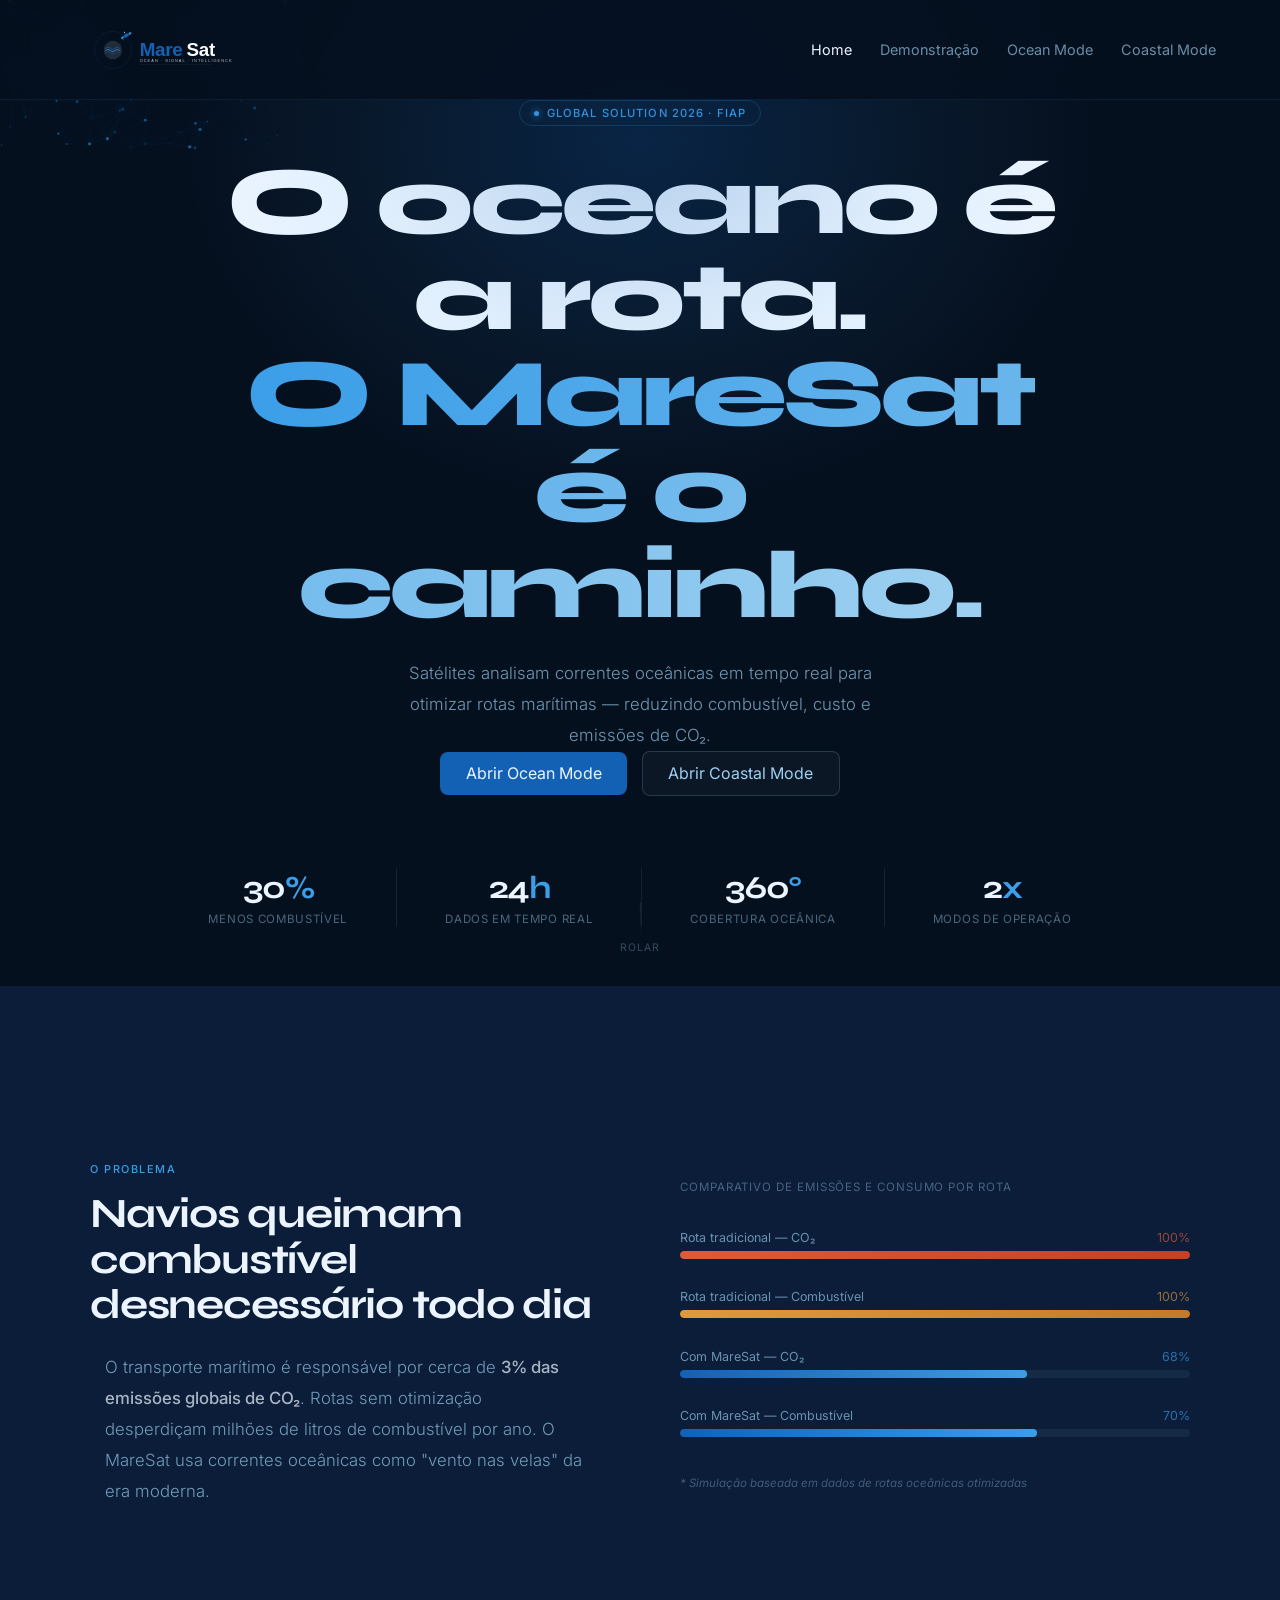
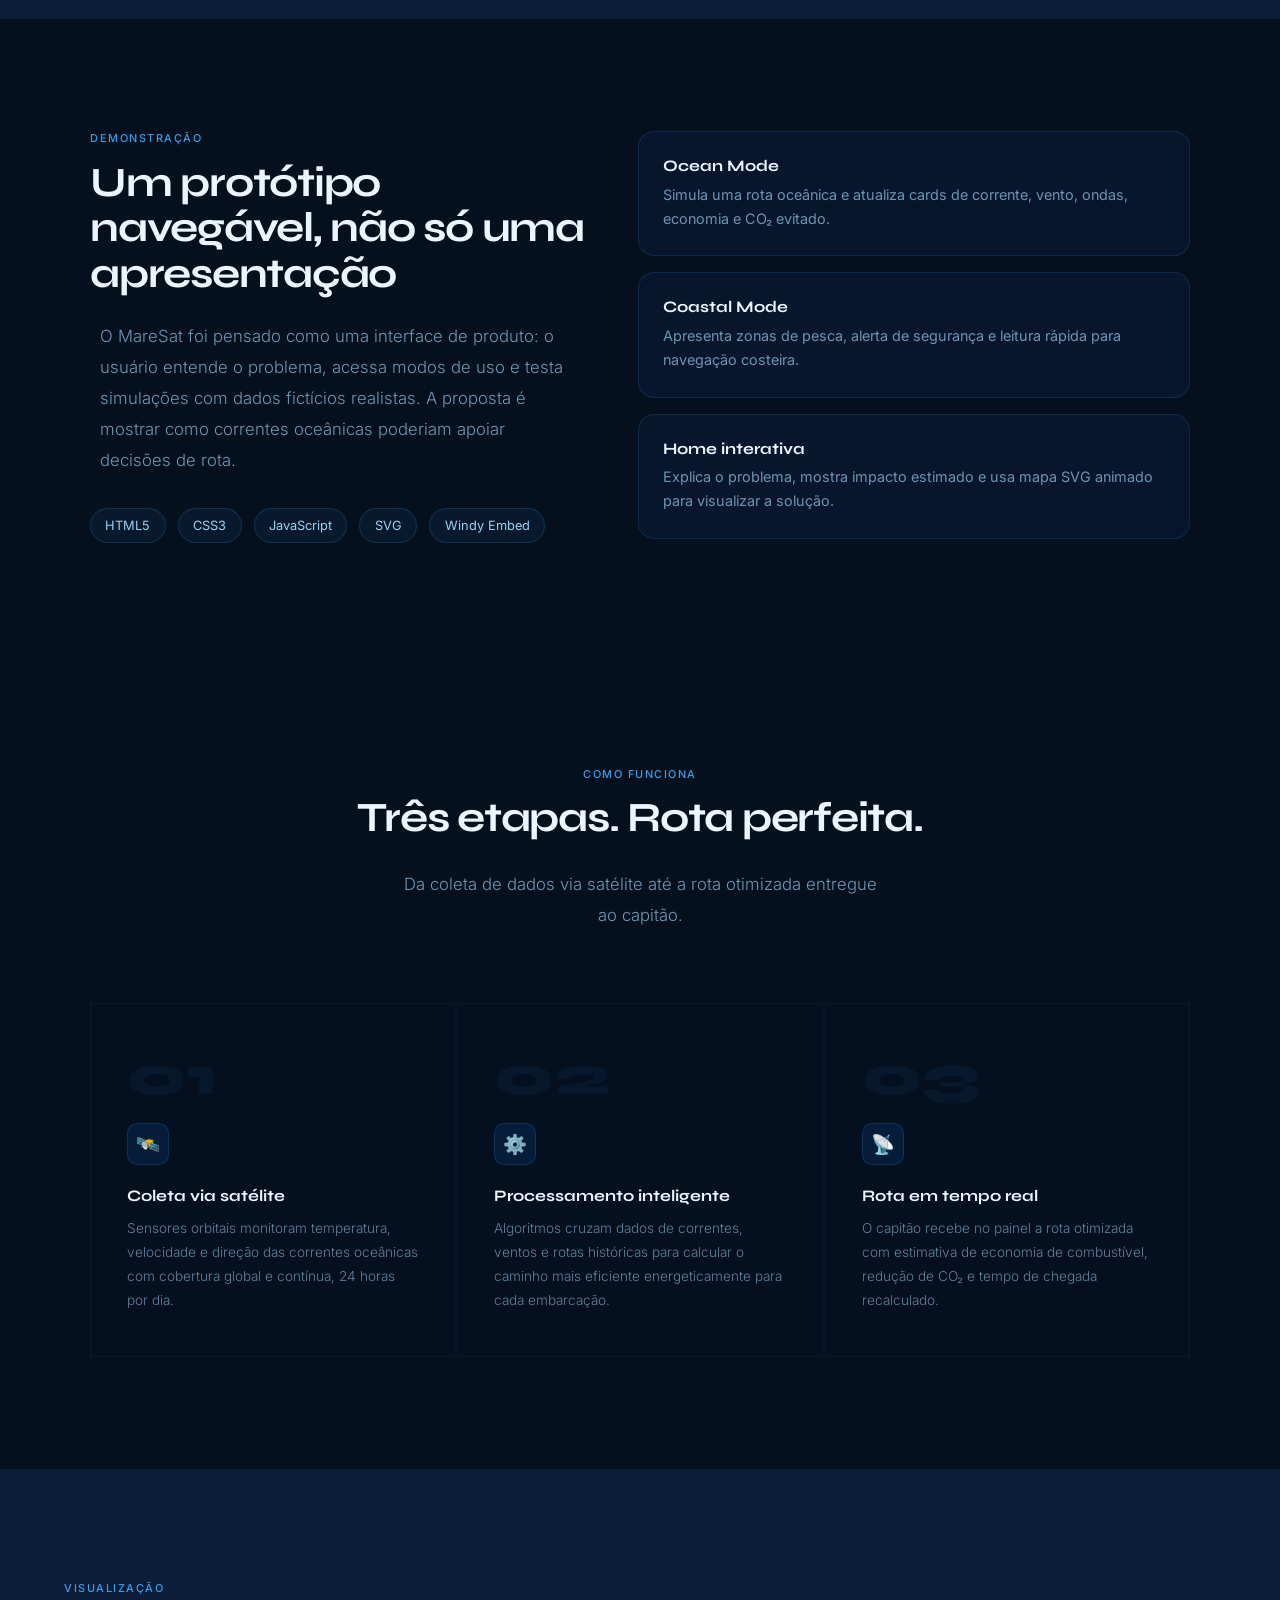
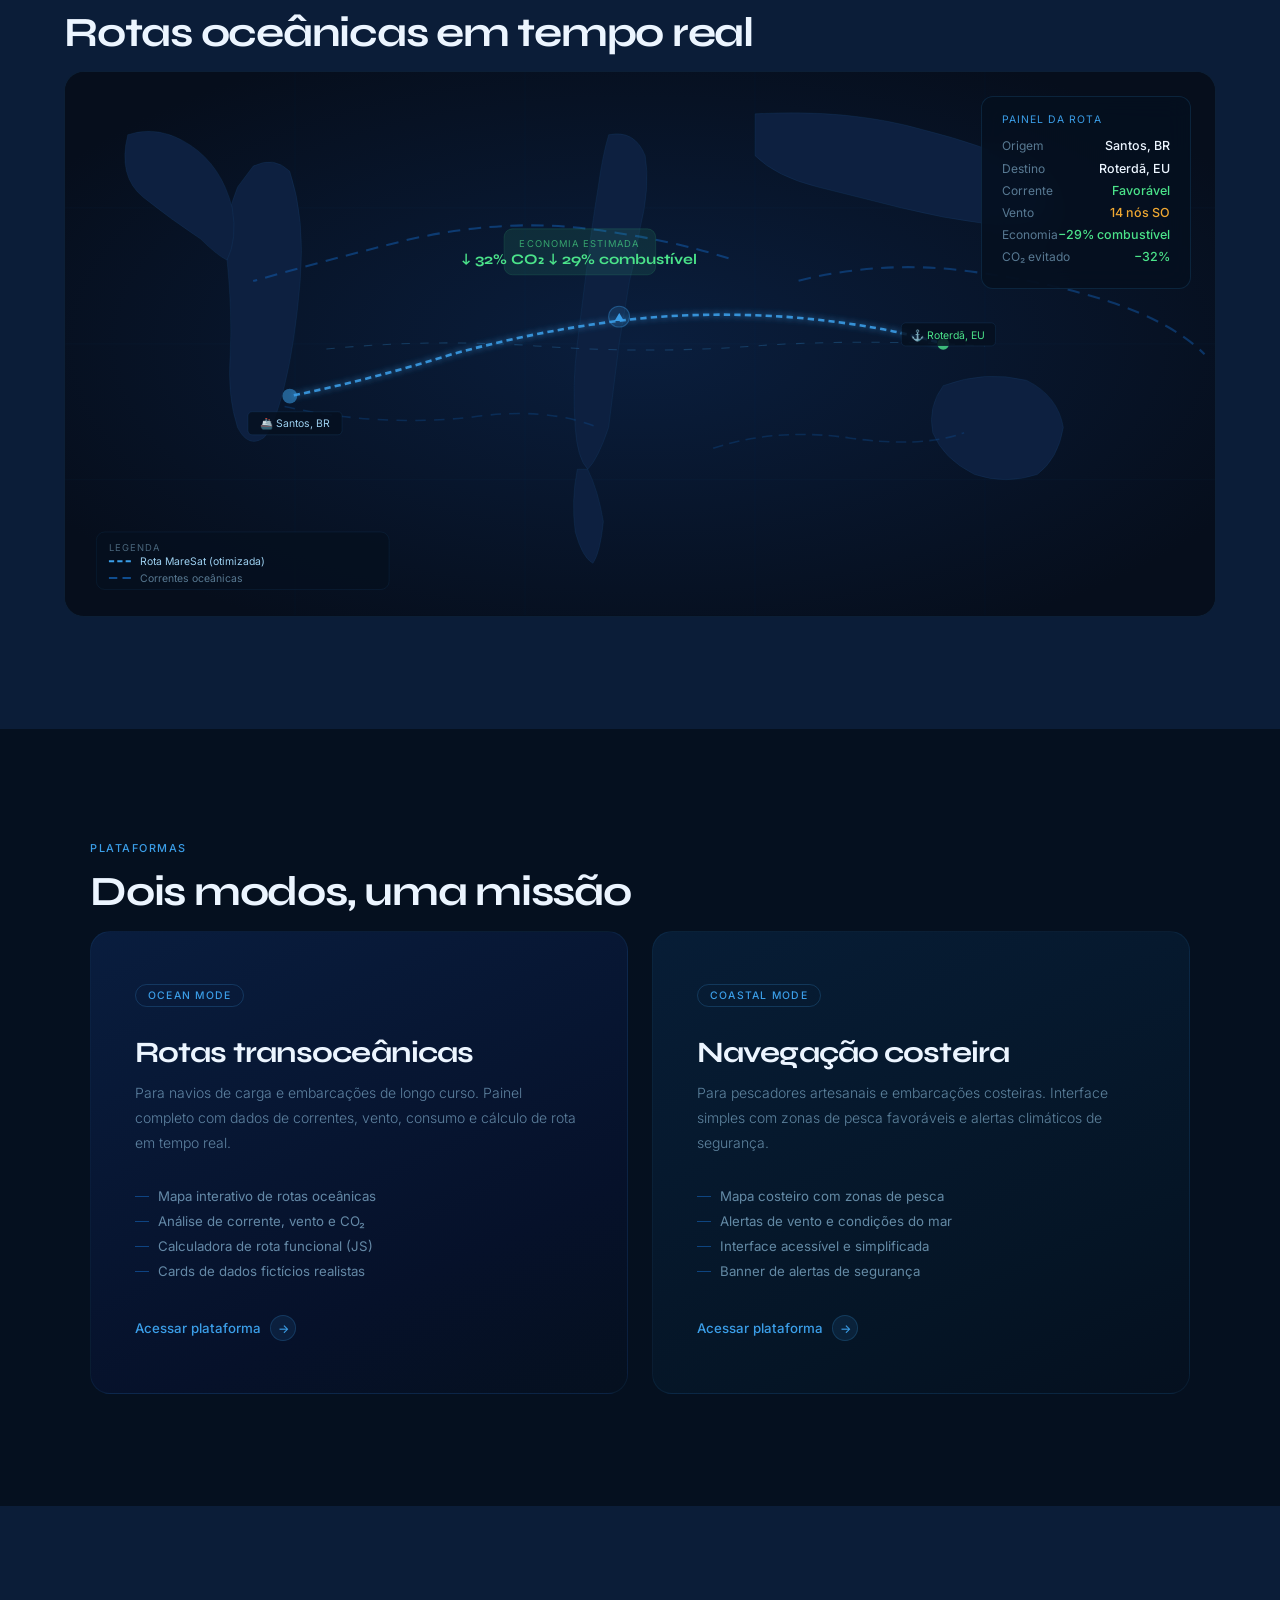
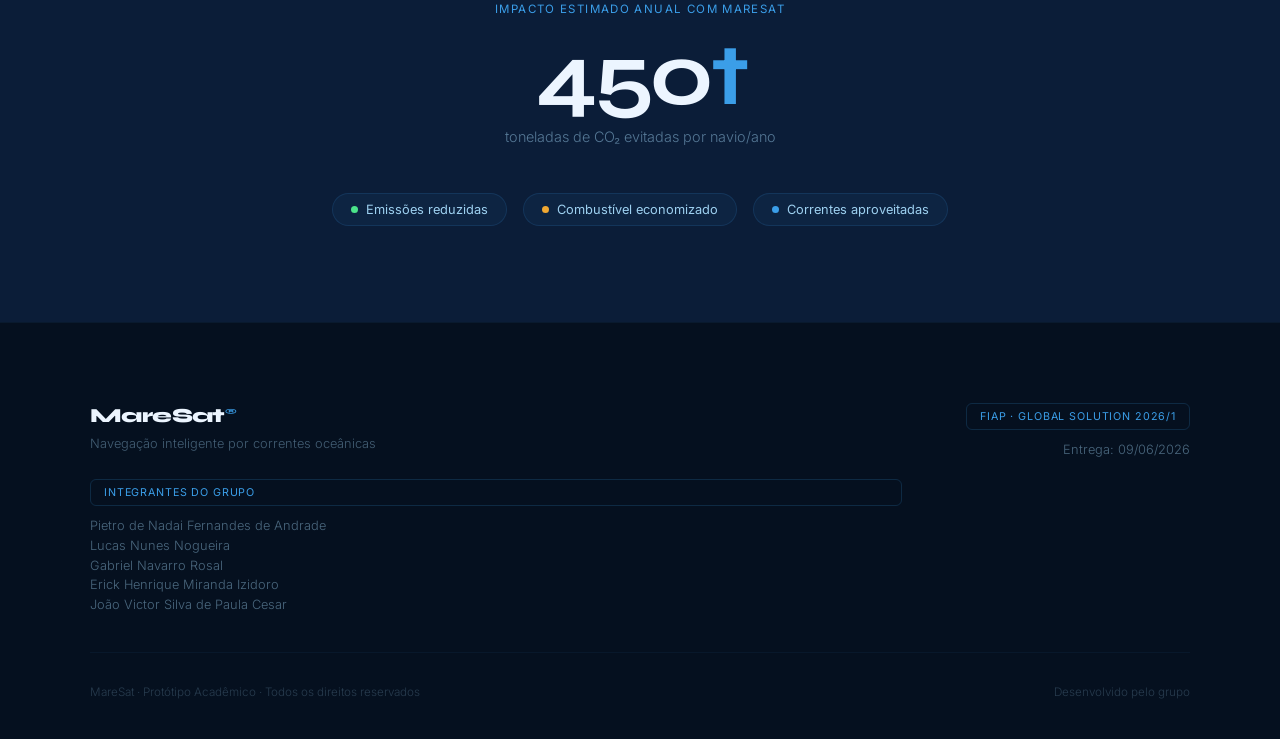
<file: index.html>
<!DOCTYPE html>
<html lang="pt-BR">

<head>
  <meta charset="UTF-8" />
  <meta name="viewport" content="width=device-width, initial-scale=1.0" />
  <title>MareSat — Navegação Inteligente por Correntes Oceânicas</title>
  <meta name="description"
    content="Protótipo web acadêmico da FIAP para simular navegação inteligente com correntes oceânicas, economia de combustível e redução de emissões." />
  <link rel="preconnect" href="https://fonts.googleapis.com" />
  <link rel="preconnect" href="https://fonts.gstatic.com" crossorigin />
  <link
    href="https://fonts.googleapis.com/css2?family=Syne:wght@400;600;700;800&family=Inter:wght@300;400;500&display=swap"
    rel="stylesheet" />
  <link rel="stylesheet" href="css/style.css" />
</head>

<body>

  <!-- Menu principal -->
  <nav aria-label="Navegação principal">
    <a href="index.html" class="logo">
      <img src="img/maresat_logo.svg" alt="MareSat Logo" height="150">
    </a>
    <div class="nav-links">
      <a href="index.html" class="active" aria-current="page">Home</a>
      <a href="#demo">Demonstração</a>
      <a href="ocean.html">Ocean Mode</a>
      <a href="coastal.html">Coastal Mode</a>
    </div>
  </nav>

  <!-- Apresentação do projeto -->
  <section class="hero">
    <canvas class="hero-canvas" id="heroCanvas"></canvas>
    <div class="hero-glow"></div>

    <div class="eyebrow"><span class="dot"></span> Global Solution 2026 · FIAP</div>

    <h1>O oceano é a rota.<br /><span class="grad">O MareSat é o caminho.</span></h1>

    <p class="hero-sub">
      Satélites analisam correntes oceânicas em tempo real para otimizar rotas
      marítimas — reduzindo combustível, custo e emissões de CO₂.
    </p>

    <div class="hero-btns">
      <a href="ocean.html" class="btn btn-fill">Abrir Ocean Mode</a>
      <a href="coastal.html" class="btn btn-ghost">Abrir Coastal Mode</a>
    </div>

    <div class="hero-stats">
      <div class="stat">
        <div class="stat-v">30<span>%</span></div>
        <div class="stat-l">menos combustível</div>
      </div>
      <div class="stat-sep"></div>
      <div class="stat">
        <div class="stat-v">24<span>h</span></div>
        <div class="stat-l">dados em tempo real</div>
      </div>
      <div class="stat-sep"></div>
      <div class="stat">
        <div class="stat-v">360<span>°</span></div>
        <div class="stat-l">cobertura oceânica</div>
      </div>
      <div class="stat-sep"></div>
      <div class="stat">
        <div class="stat-v">2<span>x</span></div>
        <div class="stat-l">modos de operação</div>
      </div>
    </div>

    <div class="scroll-hint">
      <div class="scroll-bar"></div>rolar
    </div>
  </section>

  <!-- Problema e impacto -->
  <section class="impact" id="problema">
    <div class="sec-inner">
      <div class="impact-grid">
        <div class="impact-text">
          <div class="kicker">O Problema</div>
          <h2 class="sec-h">Navios queimam combustível desnecessário todo dia</h2>
          <p class="sec-p">
            O transporte marítimo é responsável por cerca de <strong style="color:var(--white);font-weight:500">3% das
              emissões globais de CO₂</strong>.
            Rotas sem otimização desperdiçam milhões de litros de combustível por ano.
            O MareSat usa correntes oceânicas como "vento nas velas" da era moderna.
          </p>
        </div>
        <div class="impact-visual">
          <div class="chart-title">Comparativo de emissões e consumo por rota</div>

          <div class="bar-row">
            <div class="bar-label"><span>Rota tradicional — CO₂</span><span style="color:#e05a3a">100%</span></div>
            <div class="bar-track">
              <div class="bar-fill bar-co2" data-width="100"></div>
            </div>
          </div>
          <div class="bar-row">
            <div class="bar-label"><span>Rota tradicional — Combustível</span><span style="color:#e09a3a">100%</span>
            </div>
            <div class="bar-track">
              <div class="bar-fill bar-combustivel" data-width="100"></div>
            </div>
          </div>
          <div class="bar-row">
            <div class="bar-label"><span>Com MareSat — CO₂</span><span style="color:var(--bright)">68%</span></div>
            <div class="bar-track">
              <div class="bar-fill bar-mare" data-width="68"></div>
            </div>
          </div>
          <div class="bar-row">
            <div class="bar-label"><span>Com MareSat — Combustível</span><span style="color:var(--bright)">70%</span>
            </div>
            <div class="bar-track">
              <div class="bar-fill bar-mare" data-width="70"></div>
            </div>
          </div>

    <p class="chart-note">* Simulação baseada em dados de rotas oceânicas otimizadas</p>
        </div>
      </div>
    </div>
  </section>

  <!-- Demonstração do protótipo -->
  <section class="demo" id="demo">
    <div class="sec-inner">
      <div class="demo-grid">
        <div>
          <div class="kicker">Demonstração</div>
          <h2 class="sec-h">Um protótipo navegável, não só uma apresentação</h2>
          <p class="sec-p">
            O MareSat foi pensado como uma interface de produto: o usuário entende o problema,
            acessa modos de uso e testa simulações com dados fictícios realistas. A proposta é
            mostrar como correntes oceânicas poderiam apoiar decisões de rota.
          </p>
          <div class="tech-list" aria-label="Tecnologias usadas">
            <span>HTML5</span>
            <span>CSS3</span>
            <span>JavaScript</span>
            <span>SVG</span>
            <span>Windy Embed</span>
          </div>
        </div>

        <div class="demo-panel">
          <div class="demo-item">
            <strong>Ocean Mode</strong>
            <p>Simula uma rota oceânica e atualiza cards de corrente, vento, ondas, economia e CO₂ evitado.</p>
          </div>
          <div class="demo-item">
            <strong>Coastal Mode</strong>
            <p>Apresenta zonas de pesca, alerta de segurança e leitura rápida para navegação costeira.</p>
          </div>
          <div class="demo-item">
            <strong>Home interativa</strong>
            <p>Explica o problema, mostra impacto estimado e usa mapa SVG animado para visualizar a solução.</p>
          </div>
        </div>
      </div>
    </div>
  </section>

  <!-- Como funciona -->
  <section class="how" id="como-funciona">
    <div class="how-head">
      <div class="kicker">Como funciona</div>
      <h2 class="sec-h">Três etapas. Rota perfeita.</h2>
      <p class="sec-p" style="margin-top:.75rem">Da coleta de dados via satélite até a rota otimizada entregue ao
        capitão.</p>
    </div>
    <div class="steps">
      <div class="step">
        <div class="step-n">01</div>
        <div class="step-icon">🛰️</div>
        <h3>Coleta via satélite</h3>
        <p>Sensores orbitais monitoram temperatura, velocidade e direção das correntes oceânicas com cobertura global e
          contínua, 24 horas por dia.</p>
      </div>
      <div class="step">
        <div class="step-n">02</div>
        <div class="step-icon">⚙️</div>
        <h3>Processamento inteligente</h3>
        <p>Algoritmos cruzam dados de correntes, ventos e rotas históricas para calcular o caminho mais eficiente
          energeticamente para cada embarcação.</p>
      </div>
      <div class="step">
        <div class="step-n">03</div>
        <div class="step-icon">📡</div>
        <h3>Rota em tempo real</h3>
        <p>O capitão recebe no painel a rota otimizada com estimativa de economia de combustível, redução de CO₂ e tempo
          de chegada recalculado.</p>
      </div>
    </div>
  </section>

  <!-- Mapa demonstrativo -->
  <section class="mapblock">
    <div class="map-inner">
      <div class="map-head">
        <div class="kicker">Visualização</div>
        <h2 class="sec-h">Rotas oceânicas em tempo real</h2>
      </div>
      <div class="map-wrap">
        <svg class="map-svg" viewBox="0 0 1100 520" xmlns="http://www.w3.org/2000/svg">
          <defs>
            <radialGradient id="mapbg" cx="50%" cy="50%" r="60%">
              <stop offset="0%" stop-color="#0a1e3d" />
              <stop offset="100%" stop-color="#060e1c" />
            </radialGradient>
            <!-- current flow pattern -->
            <marker id="arr" viewBox="0 0 10 10" refX="8" refY="5" markerWidth="5" markerHeight="5" orient="auto">
              <path d="M2 2L8 5L2 8" fill="none" stroke="#1361B5" stroke-width="1.5" stroke-linecap="round" />
            </marker>
            <marker id="arr2" viewBox="0 0 10 10" refX="8" refY="5" markerWidth="5" markerHeight="5" orient="auto">
              <path d="M2 2L8 5L2 8" fill="none" stroke="#3B9EE8" stroke-width="1.5" stroke-linecap="round" />
            </marker>
            <filter id="glow-blue">
              <feGaussianBlur stdDeviation="3" result="blur" />
              <feMerge>
                <feMergeNode in="blur" />
                <feMergeNode in="SourceGraphic" />
              </feMerge>
            </filter>
          </defs>

          <!-- background -->
          <rect width="1100" height="520" fill="url(#mapbg)" />

          <!-- grid lines -->
          <g stroke="rgba(59,158,232,0.06)" stroke-width="0.5">
            <line x1="0" y1="130" x2="1100" y2="130" />
            <line x1="0" y1="260" x2="1100" y2="260" />
            <line x1="0" y1="390" x2="1100" y2="390" />
            <line x1="220" y1="0" x2="220" y2="520" />
            <line x1="440" y1="0" x2="440" y2="520" />
            <line x1="660" y1="0" x2="660" y2="520" />
            <line x1="880" y1="0" x2="880" y2="520" />
          </g>

          <!-- continents simplified -->
          <!-- South America -->
          <path
            d="M180 90 Q200 80 215 95 Q230 140 225 200 Q220 260 210 300 Q200 340 190 350 Q175 360 165 340 Q155 310 158 270 Q160 230 155 180 Q152 140 165 110 Z"
            fill="#0d2040" stroke="rgba(59,158,232,0.15)" stroke-width="0.5" />
          <!-- North America west coast -->
          <path
            d="M60 60 Q90 50 120 70 Q150 90 160 130 Q165 160 155 180 Q145 175 130 160 Q100 140 75 120 Q50 100 60 60 Z"
            fill="#0d2040" stroke="rgba(59,158,232,0.15)" stroke-width="0.5" />
          <!-- Europe/Africa -->
          <path
            d="M520 60 Q545 55 555 80 Q560 110 550 150 Q545 180 540 200 Q535 230 530 260 Q525 300 520 340 Q510 370 500 380 Q490 370 488 340 Q485 300 490 260 Q495 220 500 180 Q505 140 510 110 Q514 80 520 60 Z"
            fill="#0d2040" stroke="rgba(59,158,232,0.15)" stroke-width="0.5" />
          <!-- Africa lower -->
          <path d="M500 380 Q510 400 515 430 Q512 460 505 470 Q495 465 488 440 Q484 410 490 380 Z" fill="#0d2040"
            stroke="rgba(59,158,232,0.15)" stroke-width="0.5" />
          <!-- Asia/Europe right -->
          <path
            d="M660 40 Q750 35 820 55 Q880 70 920 90 Q950 110 940 140 Q920 150 880 145 Q840 140 800 130 Q760 120 720 110 Q680 100 660 80 Z"
            fill="#0d2040" stroke="rgba(59,158,232,0.15)" stroke-width="0.5" />
          <!-- Australia -->
          <path
            d="M840 300 Q880 285 920 295 Q950 310 955 340 Q950 370 930 385 Q900 395 870 385 Q840 370 830 345 Q825 320 840 300 Z"
            fill="#0d2040" stroke="rgba(59,158,232,0.15)" stroke-width="0.5" />

          <!-- OCEAN CURRENTS — animated dashes -->
          <!-- Gulf Stream -->
          <path d="M 180 200 Q 250 180 330 160 Q 420 140 500 150 Q 580 160 640 180" fill="none" stroke="#1361B5"
            stroke-width="2" stroke-dasharray="12 8" opacity="0.5">
            <animate attributeName="stroke-dashoffset" from="0" to="-80" dur="3s" repeatCount="indefinite" />
          </path>
          <!-- South Atlantic current -->
          <path d="M 210 320 Q 300 340 390 330 Q 460 320 510 340" fill="none" stroke="#0e4a8a" stroke-width="1.5"
            stroke-dasharray="10 8" opacity="0.4">
            <animate attributeName="stroke-dashoffset" from="0" to="-80" dur="4s" repeatCount="indefinite" />
          </path>
          <!-- North Pacific -->
          <path d="M 700 200 Q 780 180 860 190 Q 940 200 1000 220 Q 1060 240 1090 270" fill="none" stroke="#1361B5"
            stroke-width="2" stroke-dasharray="12 8" opacity="0.45">
            <animate attributeName="stroke-dashoffset" from="0" to="-80" dur="3.5s" repeatCount="indefinite" />
          </path>
          <!-- Indian Ocean -->
          <path d="M 620 360 Q 680 340 750 350 Q 820 360 860 345" fill="none" stroke="#0e4a8a" stroke-width="1.5"
            stroke-dasharray="10 6" opacity="0.4">
            <animate attributeName="stroke-dashoffset" from="0" to="-80" dur="4.5s" repeatCount="indefinite" />
          </path>
          <!-- Equatorial -->
          <path d="M 250 265 Q 350 255 450 262 Q 560 270 660 262 Q 760 255 880 262" fill="none" stroke="#3B9EE8"
            stroke-width="1" stroke-dasharray="8 10" opacity="0.25">
            <animate attributeName="stroke-dashoffset" from="0" to="-80" dur="6s" repeatCount="indefinite" />
          </path>

          <!-- OPTIMIZED ROUTE — glowing line -->
          <path id="route" d="M 215 310 Q 290 295 370 270 Q 450 248 530 238 Q 610 228 700 235 Q 780 242 840 260"
            fill="none" stroke="#3B9EE8" stroke-width="2.5" stroke-dasharray="6 4" filter="url(#glow-blue)"
            opacity="0.9">
            <animate attributeName="stroke-dashoffset" from="0" to="-40" dur="2s" repeatCount="indefinite" />
          </path>
          <!-- route dots -->
          <circle cx="215" cy="310" r="5" fill="#3B9EE8" opacity="0.9">
            <animate attributeName="r" values="5;8;5" dur="2s" repeatCount="indefinite" />
            <animate attributeName="opacity" values="0.9;0.4;0.9" dur="2s" repeatCount="indefinite" />
          </circle>
          <circle cx="840" cy="260" r="5" fill="#4be38a" opacity="0.9">
            <animate attributeName="r" values="5;8;5" dur="2s" begin="0.5s" repeatCount="indefinite" />
            <animate attributeName="opacity" values="0.9;0.4;0.9" dur="2s" begin="0.5s" repeatCount="indefinite" />
          </circle>

          <!-- ship icon (simplified triangle) -->
          <g style="animation:ship-move 4s ease-in-out infinite">
            <g transform="translate(530,234)">
              <circle r="10" fill="rgba(59,158,232,0.15)" stroke="rgba(59,158,232,0.4)" stroke-width="1" />
              <text x="0" y="4" font-size="10" text-anchor="middle" fill="#3B9EE8">▲</text>
            </g>
          </g>

          <!-- waypoint labels -->
          <g font-family="Inter,sans-serif" fill="#9DD0F0">
            <rect x="175" y="325" width="90" height="22" rx="4" fill="rgba(5,16,31,0.85)" stroke="rgba(59,158,232,0.2)"
              stroke-width="0.5" />
            <text x="220" y="340" font-size="10" text-anchor="middle" fill="#9DD0F0">🚢 Santos, BR</text>

            <rect x="800" y="240" width="90" height="22" rx="4" fill="rgba(5,16,31,0.85)" stroke="rgba(59,158,232,0.2)"
              stroke-width="0.5" />
            <text x="845" y="255" font-size="10" text-anchor="middle" fill="#4be38a">⚓ Roterdã, EU</text>
          </g>

          <!-- legend -->
          <g transform="translate(30,440)">
            <rect width="280" height="55" rx="8" fill="rgba(5,16,31,0.85)" stroke="rgba(59,158,232,0.15)"
              stroke-width="0.5" />
            <text x="12" y="18" font-size="9" fill="rgba(157,208,240,0.45)" font-family="Inter,sans-serif"
              letter-spacing="1">LEGENDA</text>
            <line x1="12" y1="28" x2="36" y2="28" stroke="#3B9EE8" stroke-width="2" stroke-dasharray="5 3" />
            <text x="42" y="32" font-size="10" fill="#9DD0F0" font-family="Inter,sans-serif">Rota MareSat
              (otimizada)</text>
            <line x1="12" y1="44" x2="36" y2="44" stroke="#1361B5" stroke-width="1.5" stroke-dasharray="8 5" />
            <text x="42" y="48" font-size="10" fill="rgba(157,208,240,0.55)" font-family="Inter,sans-serif">Correntes
              oceânicas</text>
          </g>

          <!-- savings badge -->
          <g transform="translate(420,150)">
            <rect width="145" height="44" rx="8" fill="rgba(75,227,138,0.1)" stroke="rgba(75,227,138,0.25)"
              stroke-width="0.5" />
            <text x="72" y="17" font-size="9" fill="rgba(75,227,138,0.65)" text-anchor="middle"
              font-family="Inter,sans-serif" letter-spacing="1">ECONOMIA ESTIMADA</text>
            <text x="72" y="34" font-size="14" fill="#4be38a" text-anchor="middle" font-family="Syne,sans-serif"
              font-weight="700">↓ 32% CO₂ ↓ 29% combustível</text>
          </g>
        </svg>
        <div class="map-overlay">
          <div class="ov-title">Painel da rota</div>
          <div class="ov-row"><span class="ov-key">Origem</span><span class="ov-val">Santos, BR</span></div>
          <div class="ov-row"><span class="ov-key">Destino</span><span class="ov-val">Roterdã, EU</span></div>
          <div class="ov-row"><span class="ov-key">Corrente</span><span class="ov-val good">Favorável</span></div>
          <div class="ov-row"><span class="ov-key">Vento</span><span class="ov-val warn">14 nós SO</span></div>
          <div class="ov-row"><span class="ov-key">Economia</span><span class="ov-val good">−29% combustível</span></div>
          <div class="ov-row"><span class="ov-key">CO₂ evitado</span><span class="ov-val good">−32%</span></div>
        </div>
      </div>
    </div>
  </section>

  <!-- Modos de uso -->
  <section class="modes" id="modos">
    <div class="sec-inner">
      <div class="modes-head">
        <div class="kicker">Plataformas</div>
        <h2 class="sec-h">Dois modos, uma missão</h2>
      </div>
      <div class="cards">
        <a href="ocean.html" class="card card-ocean">
          <span class="card-tag">Ocean Mode</span>
          <h3 class="card-title">Rotas transoceânicas</h3>
          <p class="card-desc">Para navios de carga e embarcações de longo curso. Painel completo com dados de
            correntes, vento, consumo e cálculo de rota em tempo real.</p>
          <ul class="card-list">
            <li>Mapa interativo de rotas oceânicas</li>
            <li>Análise de corrente, vento e CO₂</li>
            <li>Calculadora de rota funcional (JS)</li>
            <li>Cards de dados fictícios realistas</li>
          </ul>
          <span class="card-cta">Acessar plataforma <span class="cta-circle">→</span></span>
        </a>
        <a href="coastal.html" class="card card-coastal">
          <span class="card-tag">Coastal Mode</span>
          <h3 class="card-title">Navegação costeira</h3>
          <p class="card-desc">Para pescadores artesanais e embarcações costeiras. Interface simples com zonas de pesca
            favoráveis e alertas climáticos de segurança.</p>
          <ul class="card-list">
            <li>Mapa costeiro com zonas de pesca</li>
            <li>Alertas de vento e condições do mar</li>
            <li>Interface acessível e simplificada</li>
            <li>Banner de alertas de segurança</li>
          </ul>
          <span class="card-cta">Acessar plataforma <span class="cta-circle">→</span></span>
        </a>
      </div>
    </div>
  </section>

  <!-- Contador de impacto -->
  <section class="counter-section">
    <div class="counter-inner">
      <div class="counter-label">Impacto estimado anual com MareSat</div>
      <div class="counter-number" id="counterNum">0<span>t</span></div>
      <div class="counter-sub">toneladas de CO₂ evitadas por navio/ano</div>
      <div class="counter-badges">
        <div class="badge"><span class="badge-dot bdot-green"></span> Emissões reduzidas</div>
        <div class="badge"><span class="badge-dot bdot-yellow"></span> Combustível economizado</div>
        <div class="badge"><span class="badge-dot bdot-blue"></span> Correntes aproveitadas</div>
      </div>
    </div>
  </section>

  <!-- Rodapé -->
  <footer>
    <div class="footer-inner">
      <div>
        <div class="f-logo">MareSat<sup>®</sup></div>
        <p class="f-tagline">Navegação inteligente por correntes oceânicas</p>
        <div class="f-team-label">Integrantes do grupo</div>
        <div class="f-team">
          <span>Pietro de Nadai Fernandes de Andrade</span>
          <span>Lucas Nunes Nogueira</span>
          <span>Gabriel Navarro Rosal</span>
          <span>Erick Henrique Miranda Izidoro</span>
          <span>João Victor Silva de Paula Cesar</span>
        </div>
      </div>
      <div class="f-right">
        <div class="f-badge">FIAP · Global Solution 2026/1</div>
        <p class="f-delivery">Entrega: 09/06/2026</p>
      </div>
    </div>
    <div class="footer-bottom">
      <p>MareSat · Protótipo Acadêmico · Todos os direitos reservados</p>
      <p>Desenvolvido pelo grupo</p>
    </div>
  </footer>

  <script>
    // Partículas simples usadas apenas para dar movimento ao início da página.
    const canvas = document.getElementById('heroCanvas');
    const ctx = canvas.getContext('2d');
    let W, H, particles = [];

    function resize() {
      W = canvas.width = canvas.offsetWidth;
      H = canvas.height = canvas.offsetHeight;
    }
    resize();
    window.addEventListener('resize', resize);

    function mkParticle() {
      return {
        x: Math.random() * W,
        y: Math.random() * H,
        r: Math.random() * 1.5 + 0.3,
        vx: (Math.random() - 0.5) * 0.3,
        vy: (Math.random() - 0.5) * 0.3,
        alpha: Math.random() * 0.5 + 0.1
      };
    }

    for (let i = 0; i < 90; i++) particles.push(mkParticle());

    function animCanvas() {
      ctx.clearRect(0, 0, W, H);
      particles.forEach(p => {
        p.x += p.vx; p.y += p.vy;
        if (p.x < 0) p.x = W; if (p.x > W) p.x = 0;
        if (p.y < 0) p.y = H; if (p.y > H) p.y = 0;
        ctx.beginPath();
        ctx.arc(p.x, p.y, p.r, 0, Math.PI * 2);
        ctx.fillStyle = `rgba(59,158,232,${p.alpha})`;
        ctx.fill();
      });
      // draw connections
      for (let i = 0; i < particles.length; i++) {
        for (let j = i + 1; j < particles.length; j++) {
          const dx = particles[i].x - particles[j].x;
          const dy = particles[i].y - particles[j].y;
          const dist = Math.sqrt(dx * dx + dy * dy);
          if (dist < 90) {
            ctx.beginPath();
            ctx.moveTo(particles[i].x, particles[i].y);
            ctx.lineTo(particles[j].x, particles[j].y);
            ctx.strokeStyle = `rgba(59,158,232,${0.07 * (1 - dist / 90)})`;
            ctx.lineWidth = 0.5;
            ctx.stroke();
          }
        }
      }
      requestAnimationFrame(animCanvas);
    }
    animCanvas();

    // Anima o gráfico quando a seção de impacto aparece na tela.
    const bars = document.querySelectorAll('.bar-fill');
    const obs = new IntersectionObserver(entries => {
      entries.forEach(e => {
        if (e.isIntersecting) {
          bars.forEach(b => {
            b.style.width = b.dataset.width + '%';
          });
          obs.disconnect();
        }
      });
    }, { threshold: 0.3 });
    const impactSec = document.querySelector('.impact-visual');
    if (impactSec) obs.observe(impactSec);

    // Contador visual do impacto estimado.
    const counterEl = document.getElementById('counterNum');
    let counted = false;
    const counterObs = new IntersectionObserver(entries => {
      entries.forEach(e => {
        if (e.isIntersecting && !counted) {
          counted = true;
          let val = 0;
          const target = 2400;
          const step = Math.ceil(target / 80);
          const timer = setInterval(() => {
            val = Math.min(val + step, target);
            counterEl.innerHTML = val.toLocaleString('pt-BR') + '<span>t</span>';
            if (val >= target) clearInterval(timer);
          }, 20);
        }
      });
    }, { threshold: 0.5 });
    counterObs.observe(counterEl);

    // Entrada suave dos cards principais.
    const revealEls = document.querySelectorAll('.step, .card, .stat');
    const revObs = new IntersectionObserver(entries => {
      entries.forEach((e, i) => {
        if (e.isIntersecting) {
          setTimeout(() => {
            e.target.style.opacity = '1';
            e.target.style.transform = 'translateY(0)';
          }, 80 * i);
          revObs.unobserve(e.target);
        }
      });
    }, { threshold: 0.1 });
    revealEls.forEach(el => {
      el.style.opacity = '0';
      el.style.transform = 'translateY(20px)';
      el.style.transition = 'opacity .6s ease, transform .6s ease';
      revObs.observe(el);
    });
  </script>

</body>

</html>
</file>
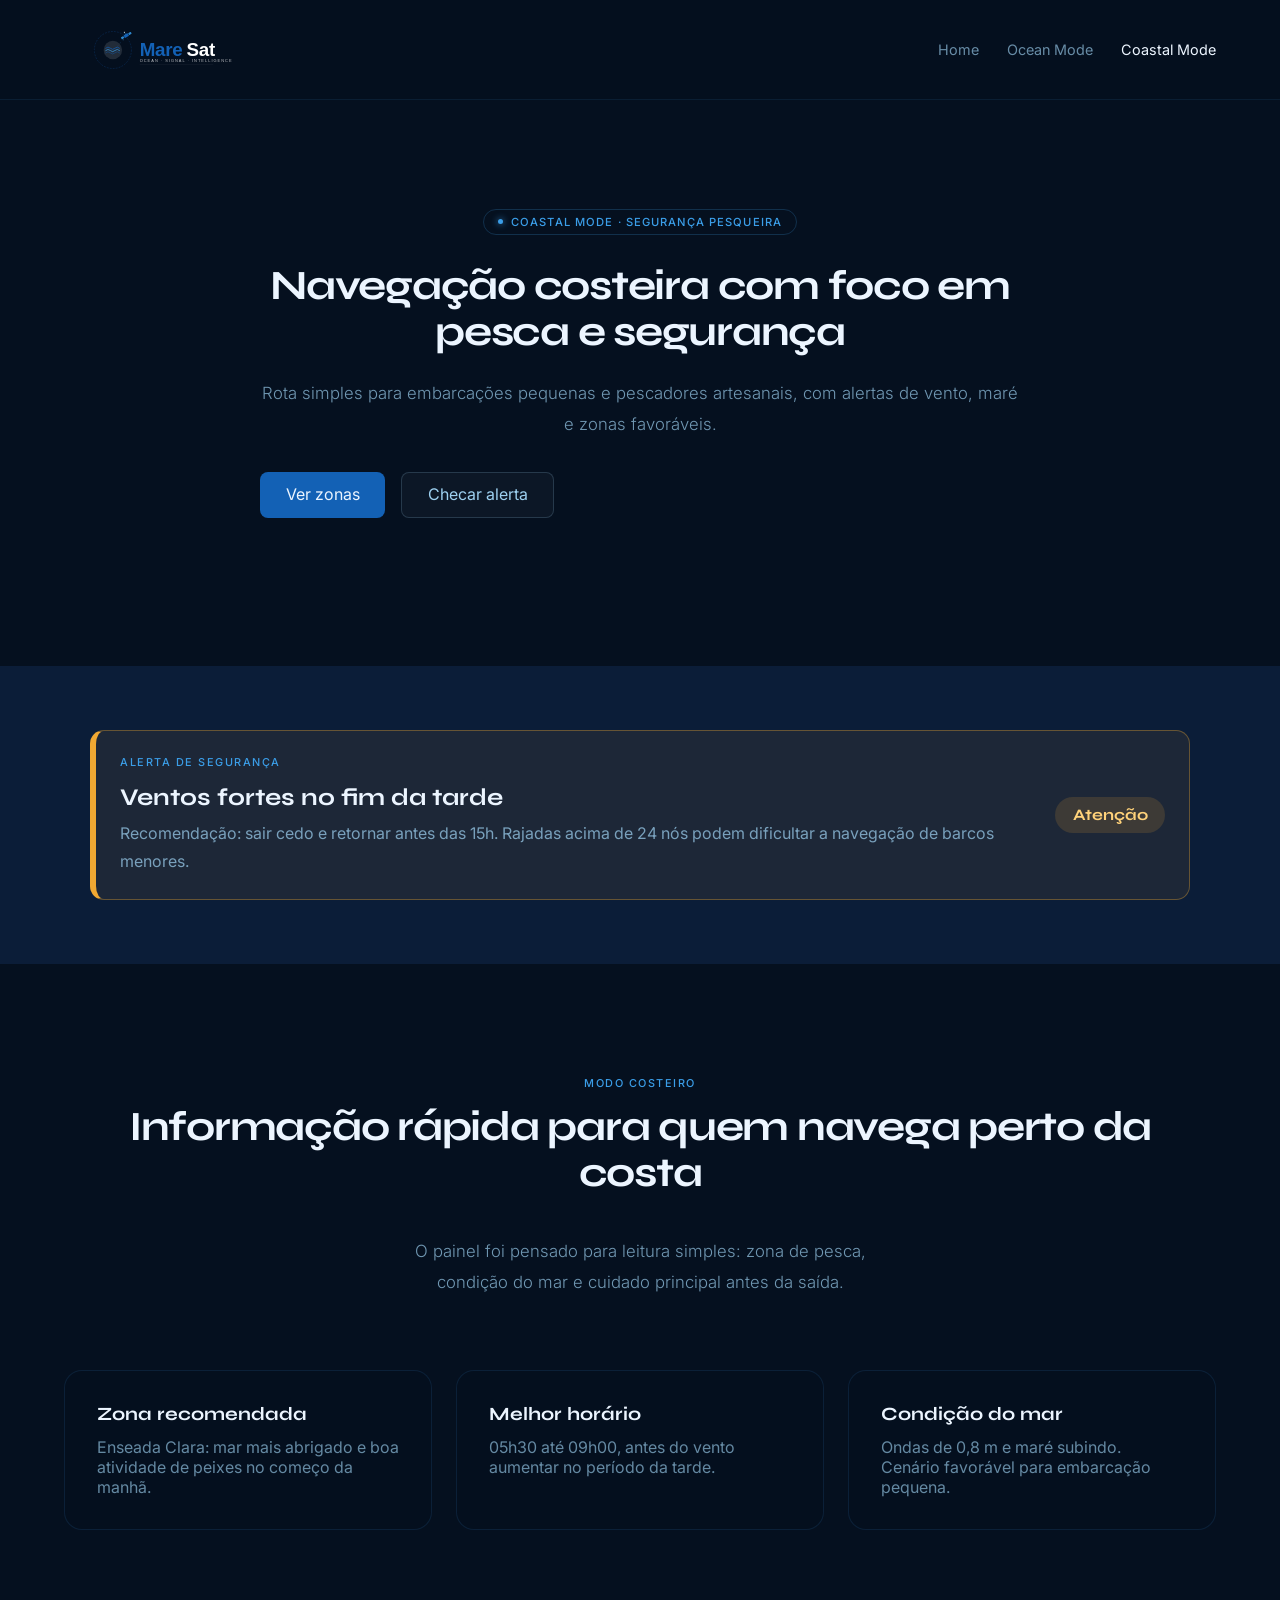
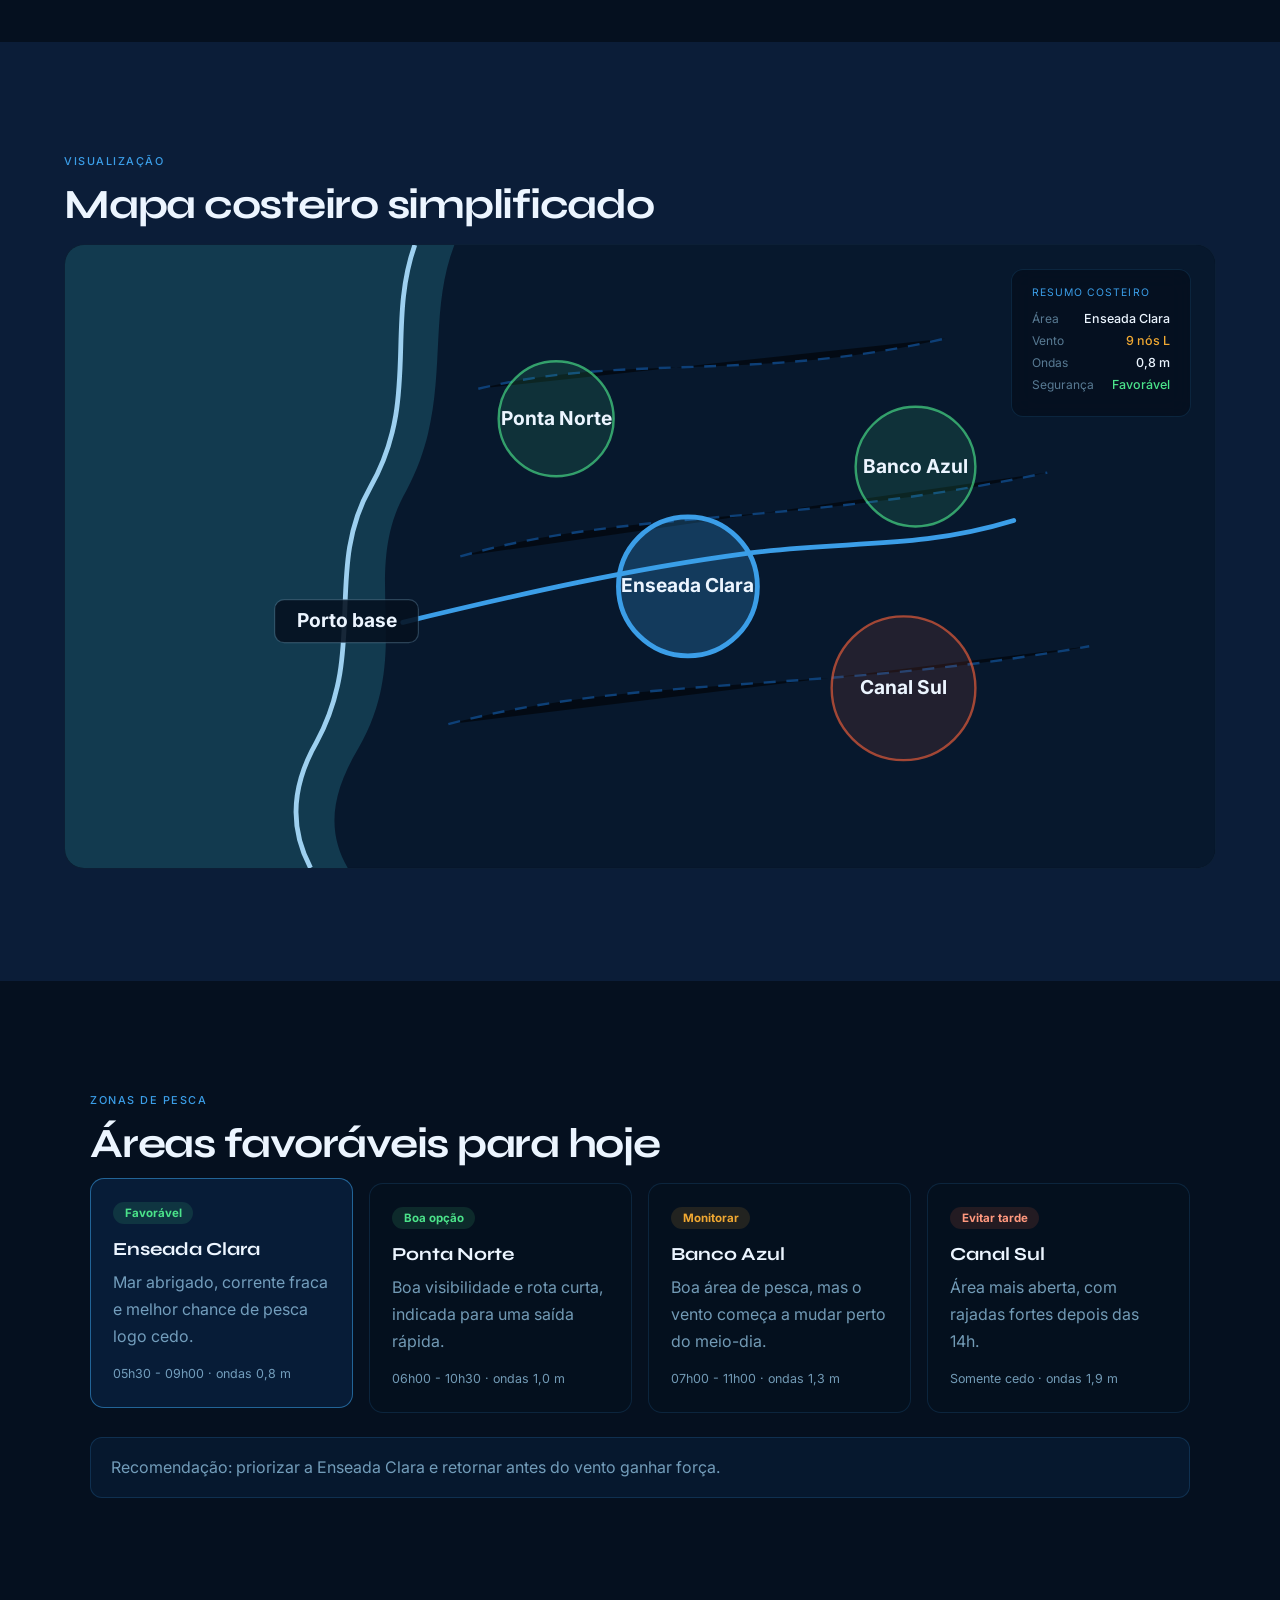
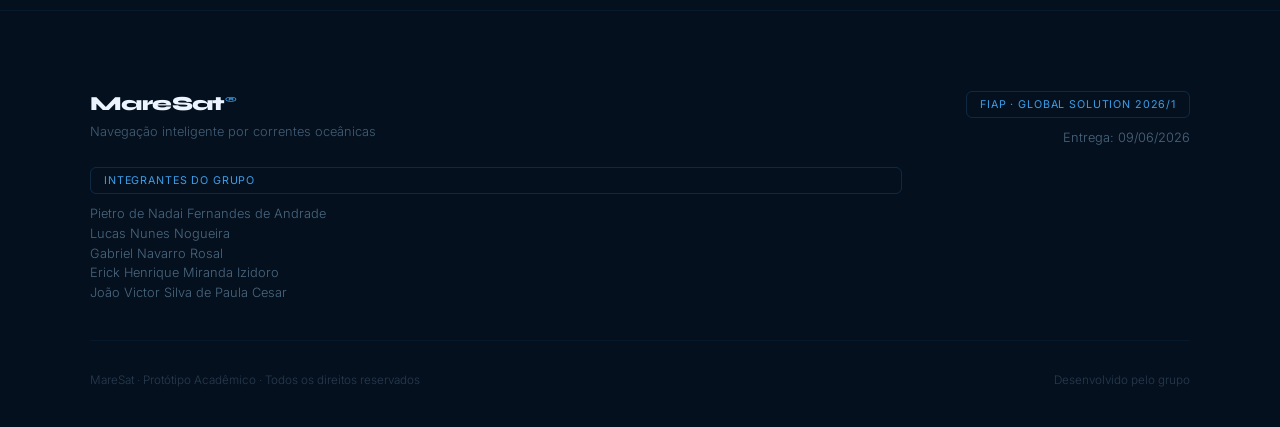
<file: coastal.html>
<!DOCTYPE html>
<html lang="pt-BR">

<head>
  <meta charset="UTF-8">
  <meta name="viewport" content="width=device-width, initial-scale=1.0">
  <title>MareSat - Coastal Mode</title>
  <meta name="description"
    content="Modo costeiro do MareSat com zonas de pesca, alerta de segurança e painel simplificado para embarcações pequenas." />

  <link rel="preconnect" href="https://fonts.googleapis.com" />
  <link rel="preconnect" href="https://fonts.gstatic.com" crossorigin />
  <link href="https://fonts.googleapis.com/css2?family=Syne:wght@400;600;700;800&family=Inter:wght@300;400;500&display=swap"
    rel="stylesheet" />
  <link rel="stylesheet" href="css/style.css" />
</head>

<body>
  <!-- Menu principal -->
  <nav aria-label="Navegação principal">
    <a href="index.html" class="logo">
      <img src="img/maresat_logo.svg" alt="MareSat Logo" height="150">
    </a>
    <div class="nav-links">
      <a href="index.html">Home</a>
      <a href="ocean.html">Ocean Mode</a>
      <a href="coastal.html" class="active" aria-current="page">Coastal Mode</a>
    </div>
  </nav>

  <section class="page-hero coastal-hero">
    <div class="sec-inner">
      <div class="eyebrow"><span class="dot"></span> Coastal Mode · Segurança Pesqueira</div>
      <h1 class="section-heading">Navegação costeira com foco em pesca e segurança</h1>
      <p class="hero-sub">Rota simples para embarcações pequenas e pescadores artesanais, com alertas de vento, maré e zonas favoráveis.</p>
      <div class="btn-group">
        <a href="#zonas" class="btn btn-fill">Ver zonas</a>
        <a href="#alerta" class="btn btn-ghost">Checar alerta</a>
      </div>
    </div>
  </section>

  <section class="alert-section" id="alerta">
    <div class="sec-inner">
      <div class="safety-alert" aria-live="polite">
        <div>
          <div class="kicker">Alerta de segurança</div>
          <h2 id="alert-title">Ventos fortes no fim da tarde</h2>
          <p id="alert-text">Recomendação: sair cedo e retornar antes das 15h. Rajadas acima de 24 nós podem dificultar a navegação de barcos menores.</p>
        </div>
        <span class="alert-level" id="alert-level">Atenção</span>
      </div>
    </div>
  </section>

  <section class="how">
    <div class="how-head">
      <div class="kicker">Modo Costeiro</div>
      <h2 class="sec-h">Informação rápida para quem navega perto da costa</h2>
      <p class="sec-p">O painel foi pensado para leitura simples: zona de pesca, condição do mar e cuidado principal antes da saída.</p>
    </div>

    <div class="coastal-panel">
      <div class="coastal-card">
        <h3>Zona recomendada</h3>
        <p id="summary-zone">Enseada Clara: mar mais abrigado e boa atividade de peixes no começo da manhã.</p>
      </div>
      <div class="coastal-card">
        <h3>Melhor horário</h3>
        <p id="summary-time">05h30 até 09h00, antes do vento aumentar no período da tarde.</p>
      </div>
      <div class="coastal-card">
        <h3>Condição do mar</h3>
        <p id="summary-sea">Ondas de 0,8 m e maré subindo. Cenário favorável para embarcação pequena.</p>
      </div>
    </div>
  </section>

  <section class="mapblock">
    <div class="map-inner">
      <div class="map-head">
        <div class="kicker">Visualização</div>
        <h2 class="sec-h">Mapa costeiro simplificado</h2>
      </div>
      <div class="map-wrap coastal-map-wrap">
        <svg class="coastal-map" viewBox="0 0 960 520" role="img" aria-labelledby="coastalMapTitle coastalMapDesc">
          <title id="coastalMapTitle">Mapa costeiro do Coastal Mode</title>
          <desc id="coastalMapDesc">Mapa com costa, porto base, rota de saída e quatro zonas de pesca.</desc>
          <rect width="960" height="520" fill="#07182d" />
          <path d="M0 0H325C300 65 325 130 285 205C245 275 292 338 245 420C220 462 220 492 236 520H0Z" fill="#123a4f" />
          <path d="M292 0C268 68 296 130 255 202C216 270 252 338 210 415C186 457 190 492 205 520" fill="none" stroke="#9DD0F0" stroke-width="4" />

          <g stroke="#1361B5" stroke-width="2" stroke-dasharray="10 9" opacity="0.55">
            <path d="M345 120C470 90 575 115 735 78" />
            <path d="M330 260C470 220 610 235 820 190" />
            <path d="M320 400C480 358 630 375 855 335" />
          </g>

          <path d="M282 315C385 290 475 270 565 258C650 246 710 255 792 230" fill="none" stroke="#3B9EE8" stroke-width="4" stroke-linecap="round" />

          <g class="map-zone active" data-zone="enseada">
            <circle cx="520" cy="285" r="58" />
            <text x="520" y="290">Enseada Clara</text>
          </g>
          <g class="map-zone" data-zone="norte">
            <circle cx="410" cy="145" r="48" />
            <text x="410" y="150">Ponta Norte</text>
          </g>
          <g class="map-zone" data-zone="banco">
            <circle cx="710" cy="185" r="50" />
            <text x="710" y="190">Banco Azul</text>
          </g>
          <g class="map-zone warning" data-zone="canal">
            <circle cx="700" cy="370" r="60" />
            <text x="700" y="375">Canal Sul</text>
          </g>

          <g class="map-label">
            <rect x="175" y="296" width="120" height="36" rx="8" />
            <text x="235" y="319">Porto base</text>
          </g>
        </svg>
        <div class="map-overlay">
          <div class="ov-title">Resumo costeiro</div>
          <div class="ov-row"><span class="ov-key">Área</span><span class="ov-val" id="panel-area">Enseada Clara</span></div>
          <div class="ov-row"><span class="ov-key">Vento</span><span class="ov-val warn" id="panel-wind">9 nós L</span></div>
          <div class="ov-row"><span class="ov-key">Ondas</span><span class="ov-val" id="panel-wave">0,8 m</span></div>
          <div class="ov-row"><span class="ov-key">Segurança</span><span class="ov-val good" id="panel-safe">Favorável</span></div>
        </div>
      </div>
    </div>
  </section>

  <section class="modes" id="zonas">
    <div class="sec-inner">
      <div class="modes-head">
        <div class="kicker">Zonas de pesca</div>
        <h2 class="sec-h">Áreas favoráveis para hoje</h2>
      </div>
      <div class="zone-grid">
        <button class="zone-card active" type="button" data-zone="enseada" aria-pressed="true">
          <span class="zone-tag good">Favorável</span>
          <h3>Enseada Clara</h3>
          <p>Mar abrigado, corrente fraca e melhor chance de pesca logo cedo.</p>
          <small>05h30 - 09h00 · ondas 0,8 m</small>
        </button>
        <button class="zone-card" type="button" data-zone="norte" aria-pressed="false">
          <span class="zone-tag good">Boa opção</span>
          <h3>Ponta Norte</h3>
          <p>Boa visibilidade e rota curta, indicada para uma saída rápida.</p>
          <small>06h00 - 10h30 · ondas 1,0 m</small>
        </button>
        <button class="zone-card" type="button" data-zone="banco" aria-pressed="false">
          <span class="zone-tag neutral">Monitorar</span>
          <h3>Banco Azul</h3>
          <p>Boa área de pesca, mas o vento começa a mudar perto do meio-dia.</p>
          <small>07h00 - 11h00 · ondas 1,3 m</small>
        </button>
        <button class="zone-card" type="button" data-zone="canal" aria-pressed="false">
          <span class="zone-tag alert">Evitar tarde</span>
          <h3>Canal Sul</h3>
          <p>Área mais aberta, com rajadas fortes depois das 14h.</p>
          <small>Somente cedo · ondas 1,9 m</small>
        </button>
      </div>
      <p class="coastal-note" id="coastal-note">Recomendação: priorizar a Enseada Clara e retornar antes do vento ganhar força.</p>
    </div>
  </section>

  <footer>
    <div class="footer-inner">
      <div>
        <div class="f-logo">MareSat<sup>®</sup></div>
        <p class="f-tagline">Navegação inteligente por correntes oceânicas</p>
        <div class="f-team-label">Integrantes do grupo</div>
        <div class="f-team">
          <span>Pietro de Nadai Fernandes de Andrade</span>
          <span>Lucas Nunes Nogueira</span>
          <span>Gabriel Navarro Rosal</span>
          <span>Erick Henrique Miranda Izidoro</span>
          <span>João Victor Silva de Paula Cesar</span>
        </div>
      </div>
      <div class="f-right">
        <div class="f-badge">FIAP · Global Solution 2026/1</div>
        <p class="f-delivery">Entrega: 09/06/2026</p>
      </div>
    </div>
    <div class="footer-bottom">
      <p>MareSat · Protótipo Acadêmico · Todos os direitos reservados</p>
      <p>Desenvolvido pelo grupo</p>
    </div>
  </footer>

  <script src="js/coastal.js"></script>
</body>

</html>
</file>
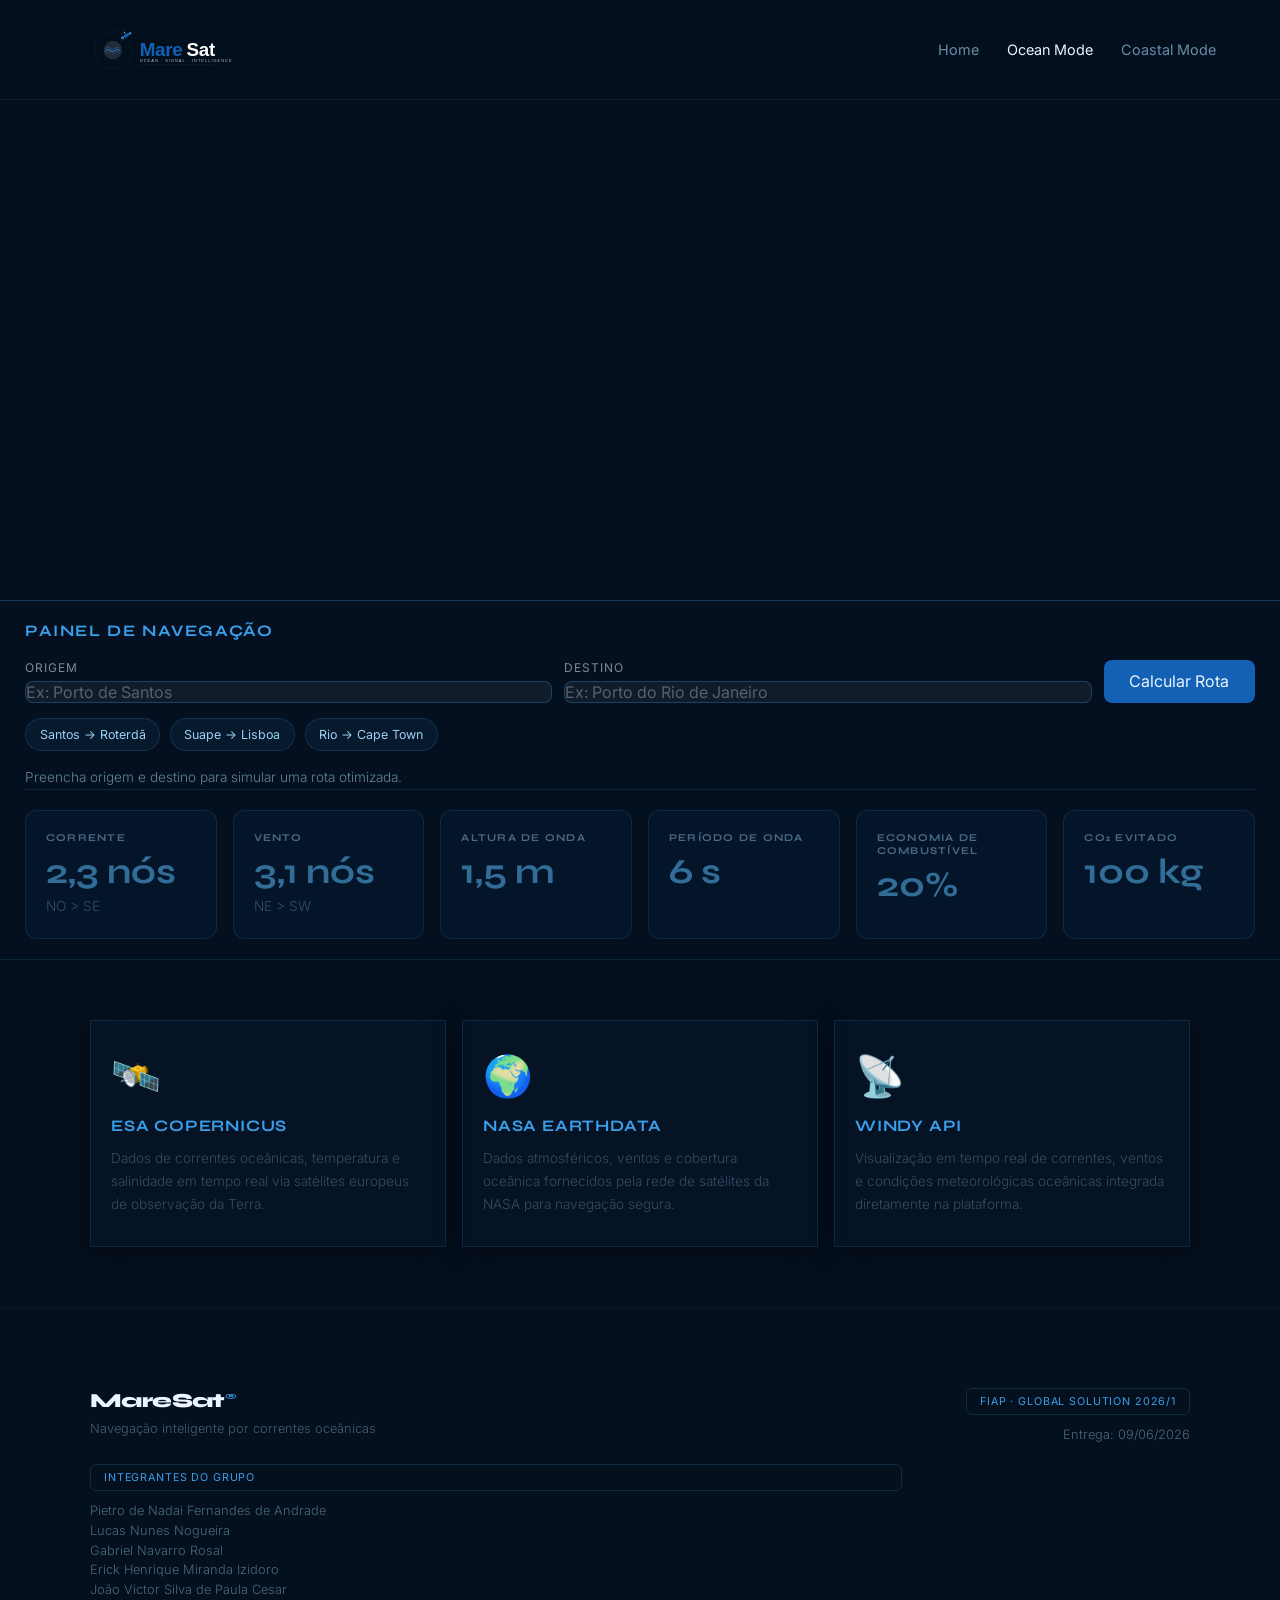
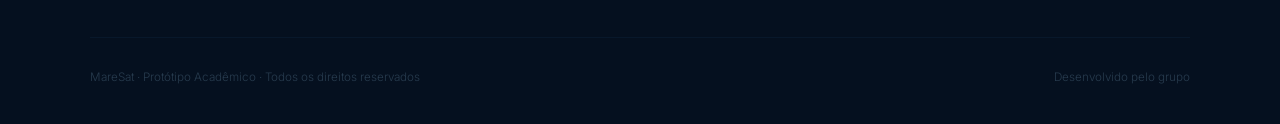
<file: ocean.html>
<!DOCTYPE html>
<html lang="pt-BR">

<head>
    <meta charset="UTF-8">
    <meta name="viewport" content="width=device-width, initial-scale=1.0">
    <title>MareSat - Ocean Mode</title>
    <meta name="description"
        content="Painel de simulação oceânica do MareSat com mapa, origem, destino e indicadores de navegação." />

    <link rel="preconnect" href="https://fonts.googleapis.com" />
    <link rel="preconnect" href="https://fonts.gstatic.com" crossorigin />
    <link
        href="https://fonts.googleapis.com/css2?family=Syne:wght@400;600;700;800&family=Inter:wght@300;400;500&display=swap"
        rel="stylesheet" />
    <link rel="stylesheet" href="css/style.css" />
</head>

<body>
    <!-- Menu principal -->
    <nav aria-label="Navegação principal">
        <a href="index.html" class="logo">
            <img src="img/maresat_logo.svg" alt="MareSat Logo" height="150">
        </a>
        <div class="nav-links">
            <a href="index.html">Home</a>
            <a href="ocean.html" class="active" aria-current="page">Ocean Mode</a>
            <a href="coastal.html">Coastal Mode</a>
        </div>
    </nav>

    <main class="platform-main">
        <div class="map-wrapper">
            <iframe
                src="https://embed.windy.com/embed.html?type=map&location=coordinates&metricRain=mm&metricTemp=°C&metricWind=kt&zoom=3&overlay=currents&lat=-20&lon=-30"
                title="Mapa de correntes oceânicas" loading="lazy" style="width:100%; height:500px; border:none;">
            </iframe>
        </div>
        <div class="route_panel">
            <h3>Painel de Navegação</h3>
            <form class="route_inputs" id="routeForm">
                <div class="input-group">
                    <label for="origin" class="form-label">Origem</label>
                    <input type="text" class="form-control" id="origin" placeholder="Ex: Porto de Santos">
                </div>
                <div class="input-group">
                    <label for="destination" class="form-label">Destino</label>
                    <input type="text" class="form-control" id="destination" placeholder="Ex: Porto do Rio de Janeiro">
                </div>
                <button class="btn btn-primary" id="calculateRoute" type="submit">Calcular Rota</button>
            </form>
            <div class="quick-routes" aria-label="Rotas de exemplo">
                <button type="button" data-origin="Porto de Santos" data-destination="Porto de Roterdã">Santos → Roterdã</button>
                <button type="button" data-origin="Porto de Suape" data-destination="Porto de Lisboa">Suape → Lisboa</button>
                <button type="button" data-origin="Porto do Rio de Janeiro" data-destination="Porto de Cape Town">Rio → Cape Town</button>
            </div>
            <p class="route-status" id="routeStatus" aria-live="polite">Preencha origem e destino para simular uma rota otimizada.</p>

            <div class="route_output">
                <div class="route-grid">
                    <div>
                        <div class="data-card">
                            <h3>Corrente</h3>
                            <p class="val" id="val-corrente">2,3 nós</p>
                            <p class="dir" id="dir-corrente">NO > SE</p>
                        </div>
                    </div>
                    <div>
                        <div class="data-card">
                            <h3>Vento</h3>
                            <p class="val" id="val-vento">3,1 nós</p>
                            <p class="dir" id="dir-vento">NE > SW</p>
                        </div>
                    </div>
                    <div>
                        <div class="data-card">
                            <h3>Altura de Onda</h3>
                            <p class="val" id="val-onda">1,5 m</p>
                        </div>
                    </div>
                    <div>
                        <div class="data-card">
                            <h3>Período de Onda</h3>
                            <p class="val" id="val-periodo">6 s</p>
                        </div>
                    </div>
                    <div>
                        <div class="data-card">
                            <h3>Economia de Combustível</h3>
                            <p class="val" id="val-economia">20%</p>
                        </div>
                    </div>
                    <div>
                        <div class="data-card">
                            <h3>CO₂ Evitado</h3>
                            <p class="val" id="val-co2">100 kg</p>
                        </div>
                    </div>
                </div>
            </div>
        </div>

        <section class="data-sources">
            <div class="source-grid">
                <div class="source-card">
                    <div class="source-icon">🛰️</div>
                    <h4>ESA Copernicus</h4>
                    <p>Dados de correntes oceânicas, temperatura e salinidade em tempo real via satélites europeus
                        de observação da Terra.</p>
                </div>
                <div class="source-card">
                    <div class="source-icon">🌍</div>
                    <h4>NASA Earthdata</h4>
                    <p>Dados atmosféricos, ventos e cobertura oceânica fornecidos pela rede de satélites da NASA
                        para navegação segura.</p>
                </div>
                <div class="source-card">
                    <div class="source-icon">📡</div>
                    <h4>Windy API</h4>
                    <p>Visualização em tempo real de correntes, ventos e condições meteorológicas oceânicas
                        integrada diretamente na plataforma.</p>
                </div>
            </div>
        </section>
    </main>

    <footer>
        <div class="footer-inner">
            <div>
                <div class="f-logo">MareSat<sup>®</sup></div>
                <p class="f-tagline">Navegação inteligente por correntes oceânicas</p>
                <div class="f-team-label">Integrantes do grupo</div>
                <div class="f-team">
                    <span>Pietro de Nadai Fernandes de Andrade</span>
                    <span>Lucas Nunes Nogueira</span>
                    <span>Gabriel Navarro Rosal</span>
                    <span>Erick Henrique Miranda Izidoro</span>
                    <span>João Victor Silva de Paula Cesar</span>
                </div>
            </div>
            <div class="f-right">
                <div class="f-badge">FIAP · Global Solution 2026/1</div>
                <p class="f-delivery">Entrega: 09/06/2026</p>
            </div>
        </div>
        <div class="footer-bottom">
            <p>MareSat · Protótipo Acadêmico · Todos os direitos reservados</p>
            <p>Desenvolvido pelo grupo</p>
        </div>
    </footer>

    <script src="js/ocean.js"></script>
</body>

</html>
</file>
<file: css/style.css>
:root {
  --deep: #05101F;
  --navy: #0B1D38;
  --mid: #102648;
  --ocean: #1361B5;
  --bright: #3B9EE8;
  --ice: #9DD0F0;
  --white: #ECF5FF;
  --surface: rgba(255, 255, 255, 0.06);
  --surface-strong: rgba(5, 16, 31, 0.95);
  --border: rgba(59, 158, 232, 0.15);
}

*, *::before, *::after {
  box-sizing: border-box;
  margin: 0;
  padding: 0;
}

html {
  scroll-behavior: smooth;
}

body {
  font-family: 'Inter', sans-serif;
  background: var(--deep);
  color: var(--white);
  overflow-x: hidden;
}

img {
  max-width: 100%;
}

a {
  color: inherit;
  text-decoration: none;
}

button,
input,
select,
textarea {
  font: inherit;
}

/* Menu principal */
nav {
  background: rgba(5, 16, 31, 0.85) !important;
  backdrop-filter: blur(14px);
  border-bottom: 1px solid rgba(59, 158, 232, 0.1);
  position: fixed;
  top: 0;
  left: 0;
  right: 0;
  z-index: 300;
  min-height: 100px;
  display: flex;
  align-items: center;
  justify-content: space-between;
  gap: 1.5rem;
  padding: 0 5vw;
}

.logo {
  font-family: 'Syne', sans-serif;
  font-weight: 800;
  font-size: 1.2rem;
  letter-spacing: -0.03em;
  color: var(--white);
}

.logo img {
  display: block;
  width: auto;
  height: 72px;
}

.logo sup,
.f-logo sup {
  font-size: 0.45rem;
  color: var(--bright);
  vertical-align: super;
  letter-spacing: 0.08em;
  text-transform: uppercase;
}

.nav-links {
  display: flex;
  align-items: center;
  justify-content: flex-end;
  gap: 1.75rem;
  flex-wrap: wrap;
}

.nav-links a {
  font-size: 0.9rem;
  color: var(--ice);
  opacity: 0.65;
  transition: opacity 0.2s, color 0.2s;
}

.nav-links a:hover {
  opacity: 1;
  color: var(--white);
}

.nav-links a.active,
.nav-links a[aria-current="page"] {
  opacity: 1;
  color: var(--white) !important;
}

.btn-fill,
.btn-primary {
  display: inline-flex;
  align-items: center;
  justify-content: center;
  background: var(--ocean);
  color: var(--white);
  padding: 0.75rem 1.6rem;
  border-radius: 8px;
  border: none;
  line-height: 1.2;
  white-space: nowrap;
  transition: background 0.2s, transform 0.2s, box-shadow 0.2s;
}

.btn-fill:hover,
.btn-primary:hover {
  background: var(--bright);
}

.btn-ghost {
  display: inline-flex;
  align-items: center;
  justify-content: center;
  background: rgba(255, 255, 255, 0.03);
  border: 1px solid rgba(157, 208, 240, 0.18);
  color: var(--ice);
  padding: 0.75rem 1.6rem;
  border-radius: 8px;
  line-height: 1.2;
  white-space: nowrap;
  text-align: center;
}


.btn-ghost:hover {
  background: rgba(255, 255, 255, 0.06);
}

/* HERO */
.hero {
  position: relative;
  min-height: 100vh;
  display: flex;
  flex-direction: column;
  align-items: center;
  justify-content: center;
  text-align: center;
  padding: 100px 5vw 60px;
  overflow: hidden;
}

.hero-canvas {
  position: absolute;
  inset: 0;
  pointer-events: none;
}

.hero-glow {
  position: absolute;
  top: -100px;
  left: 50%;
  transform: translateX(-50%);
  width: 900px;
  height: 600px;
  background: radial-gradient(ellipse at 50% 40%, rgba(19, 97, 181, 0.25) 0%, rgba(59, 158, 232, 0.06) 45%, transparent 72%);
  pointer-events: none;
}

.eyebrow {
  display: inline-flex;
  align-items: center;
  gap: 8px;
  border: 1px solid rgba(59, 158, 232, 0.22);
  border-radius: 999px;
  padding: 5px 14px;
  font-size: 0.7rem;
  font-weight: 500;
  letter-spacing: 0.1em;
  text-transform: uppercase;
  color: var(--bright);
  margin-bottom: 1.75rem;
}

.dot {
  width: 5px;
  height: 5px;
  border-radius: 50%;
  background: var(--bright);
  box-shadow: 0 0 7px var(--bright);
}

.hero h1,
.section-heading {
  font-family: 'Syne', sans-serif;
  font-size: clamp(2.8rem, 7.5vw, 6rem);
  font-weight: 800;
  line-height: 1.0;
  letter-spacing: -0.04em;
  max-width: 860px;
}

.grad {
  background: linear-gradient(90deg, var(--bright), var(--ice));
  -webkit-background-clip: text;
  -webkit-text-fill-color: transparent;
  background-clip: text;
}

.hero-sub,
.sec-p {
  margin: 1.5rem auto 0;
  font-size: clamp(0.9rem, 2vw, 1.05rem);
  font-weight: 300;
  line-height: 1.85;
  color: var(--ice);
  opacity: 0.7;
  max-width: 510px;
}

.hero-btns,
.counter-badges,
.impact-grid,
.cards {
  display: flex;
  gap: 0.9rem;
  flex-wrap: wrap;
  justify-content: center;
  align-items: center;
}

.hero-stats {
  margin-top: 4.5rem;
  display: flex;
  gap: 3rem;
  flex-wrap: wrap;
  justify-content: center;
}

.stat,
.step,
.card,
.data-card,
.source-card,
.counter-section,
.route_panel,
.map-wrap {
  position: relative;
}

.stat {
  text-align: center;
}

.stat-v,
.counter-number,
.data-card .val,
.route_output .val {
  font-family: 'Syne', sans-serif;
  font-weight: 700;
}

.stat-v {
  font-size: 2rem;
  letter-spacing: -0.04em;
}

.stat-v span,
.counter-number span {
  color: var(--bright);
}

.stat-l {
  margin-top: 5px;
  font-size: 0.72rem;
  color: var(--ice);
  opacity: 0.45;
  letter-spacing: 0.06em;
  text-transform: uppercase;
}

.stat-sep {
  width: 1px;
  background: rgba(157, 208, 240, 0.1);
  align-self: stretch;
}

.scroll-hint {
  position: absolute;
  bottom: 2rem;
  left: 50%;
  transform: translateX(-50%);
  display: flex;
  flex-direction: column;
  align-items: center;
  gap: 6px;
  font-size: 0.65rem;
  letter-spacing: 0.1em;
  text-transform: uppercase;
  color: var(--ice);
  opacity: 0.3;
}

.scroll-bar {
  width: 1px;
  height: 32px;
  background: linear-gradient(to bottom, rgba(157, 208, 240, 0.5), transparent);
}

.kicker {
  font-size: 0.68rem;
  font-weight: 500;
  letter-spacing: 0.14em;
  text-transform: uppercase;
  color: var(--bright);
  margin-bottom: 0.9rem;
}

.sec-h,
.section-heading {
  font-family: 'Syne', sans-serif;
  font-size: clamp(1.7rem, 4vw, 2.6rem);
  font-weight: 700;
  letter-spacing: -0.03em;
  line-height: 1.1;
  margin-bottom: 1rem;
}

.impact,
.demo,
.how,
.mapblock,
.modes,
.counter-section {
  padding: 7rem 5vw;
}

.impact {
  background: var(--navy);
}

.demo {
  background: var(--deep);
}

.demo-grid {
  display: grid;
  grid-template-columns: 0.95fr 1.05fr;
  gap: 3rem;
  align-items: start;
}

.tech-list {
  display: flex;
  flex-wrap: wrap;
  gap: 0.75rem;
  margin-top: 2rem;
}

.tech-list span,
.quick-routes button {
  border: 1px solid rgba(59, 158, 232, 0.18);
  border-radius: 999px;
  background: rgba(59, 158, 232, 0.07);
  color: var(--ice);
}

.tech-list span {
  padding: 0.55rem 0.9rem;
  font-size: 0.8rem;
}

.demo-panel {
  display: grid;
  gap: 1rem;
}

.demo-item {
  border: 1px solid rgba(59, 158, 232, 0.14);
  border-radius: 16px;
  background: rgba(11, 29, 56, 0.58);
  padding: 1.5rem;
}

.demo-item strong {
  display: block;
  font-family: 'Syne', sans-serif;
  color: var(--white);
  margin-bottom: 0.45rem;
}

.demo-item p {
  color: rgba(157, 208, 240, 0.68);
  font-size: 0.9rem;
  line-height: 1.7;
}

.impact::before {
  content: '';
  position: absolute;
  top: 0;
  left: 0;
  right: 0;
  height: 1px;
  background: linear-gradient(90deg, transparent, rgba(59, 158, 232, 0.18), transparent);
}

.sec-inner {
  max-width: 1100px;
  margin: 0 auto;
}

.sec-p {
  max-width: 480px;
}

.impact-grid {
  display: grid;
  grid-template-columns: 1fr 1fr;
  gap: 5rem;
  align-items: center;
  margin-top: 4rem;
}

.impact-visual {
  display: flex;
  flex-direction: column;
  gap: 1rem;
}

.chart-title {
  font-size: 0.72rem;
  letter-spacing: 0.08em;
  text-transform: uppercase;
  color: var(--ice);
  opacity: 0.4;
  margin-bottom: 1.25rem;
}

.bar-row {
  display: flex;
  flex-direction: column;
  gap: 6px;
  margin-bottom: 0.9rem;
}

.bar-label {
  display: flex;
  justify-content: space-between;
  font-size: 0.78rem;
  color: var(--ice);
  opacity: 0.65;
}

.bar-track {
  height: 8px;
  background: rgba(157, 208, 240, 0.07);
  border-radius: 99px;
  overflow: hidden;
}

.bar-fill {
  height: 100%;
  border-radius: 99px;
  width: 0;
  transition: width 1.4s cubic-bezier(0.25, 0.8, 0.25, 1);
}

.bar-co2 {
  background: linear-gradient(90deg, #e05a3a, #c44026);
}

.bar-combustivel {
  background: linear-gradient(90deg, #e09a3a, #c47a26);
}

.bar-mare {
  background: linear-gradient(90deg, var(--ocean), var(--bright));
}

.chart-note {
  font-size: 0.72rem;
  color: var(--ice);
  opacity: 0.35;
  margin-top: 0.5rem;
  font-style: italic;
}

.how {
  background: var(--deep);
}

.how-head {
  display: flex;
  flex-direction: column;
  align-items: center;
  text-align: center;
  margin-bottom: 4.5rem;
}

.how-head p {
  margin-left: auto;
  margin-right: auto;
}

.steps {
  display: grid;
  grid-template-columns: repeat(3, 1fr);
  gap: 2px;
  max-width: 1100px;
  margin: 0 auto;
}

.step {
  background: rgba(5, 16, 31, 0.55);
  border: 1px solid rgba(59, 158, 232, 0.08);
  padding: 2.75rem 2.25rem;
  overflow: hidden;
  transition: border-color 0.3s, background 0.3s;
}

.step:hover {
  background: rgba(11, 29, 56, 0.7);
  border-color: rgba(59, 158, 232, 0.22);
}

.step-n {
  font-family: 'Syne', sans-serif;
  font-size: 3.5rem;
  font-weight: 800;
  color: rgba(59, 158, 232, 0.07);
  line-height: 1;
  margin-bottom: 1.2rem;
}

.step-icon {
  width: 42px;
  height: 42px;
  border-radius: 10px;
  background: rgba(19, 97, 181, 0.18);
  border: 1px solid rgba(59, 158, 232, 0.16);
  display: flex;
  align-items: center;
  justify-content: center;
  font-size: 1.2rem;
  margin-bottom: 1.3rem;
}

.step h3 {
  font-family: 'Syne', sans-serif;
  font-size: 1rem;
  font-weight: 700;
  margin-bottom: 0.65rem;
  color: var(--white);
}

.step p,
.card-desc,
.data-sources p,
.route_panel p {
  font-size: 0.85rem;
  font-weight: 300;
  color: var(--ice);
  opacity: 0.6;
  line-height: 1.78;
}

.mapblock {
  background: var(--navy);
}

.map-wrap {
  position: relative;
  border-radius: 20px;
  border: 1px solid rgba(59, 158, 232, 0.12);
  overflow: hidden;
  background: #060e1c;
}

.map-svg {
  width: 100%;
  display: block;
}

.map-overlay {
  position: absolute;
  top: 1.5rem;
  right: 1.5rem;
  background: rgba(5, 16, 31, 0.85);
  backdrop-filter: blur(12px);
  border: 1px solid rgba(59, 158, 232, 0.15);
  border-radius: 12px;
  padding: 1rem 1.25rem;
  min-width: 180px;
}

.ov-title {
  font-size: 0.65rem;
  letter-spacing: 0.1em;
  text-transform: uppercase;
  color: var(--bright);
  margin-bottom: 0.75rem;
}

.ov-row {
  display: flex;
  justify-content: space-between;
  align-items: center;
  margin-bottom: 0.45rem;
}

.ov-key {
  font-size: 0.75rem;
  color: var(--ice);
  opacity: 0.55;
}

.ov-val {
  font-size: 0.78rem;
  font-weight: 500;
  color: var(--white);
}

.ov-val.good {
  color: #4be38a;
}

.ov-val.warn {
  color: #f0a832;
}

.modes {
  background: var(--deep);
}

.cards {
  display: grid;
  grid-template-columns: 1fr 1fr;
  gap: 1.5rem;
  max-width: 1100px;
  margin: 0 auto;
}

.card {
  border-radius: 20px;
  padding: 3.25rem 2.75rem;
  display: flex;
  flex-direction: column;
  border: 1px solid rgba(59, 158, 232, 0.09);
  overflow: hidden;
  transition: transform 0.35s cubic-bezier(0.25, 0.8, 0.25, 1), box-shadow 0.35s, border-color 0.35s;
}

.card:hover {
  transform: translateY(-8px);
  box-shadow: 0 30px 70px rgba(5, 16, 31, 0.7);
}

.card-ocean {
  background: linear-gradient(155deg, #091d3e 0%, #06112a 70%, var(--deep) 100%);
}

.card-coastal {
  background: linear-gradient(155deg, #071d36 0%, #051526 70%, var(--deep) 100%);
}

.card-tag {
  font-size: 0.65rem;
  font-weight: 500;
  letter-spacing: 0.12em;
  text-transform: uppercase;
  color: var(--bright);
  border: 1px solid rgba(59, 158, 232, 0.22);
  border-radius: 999px;
  padding: 4px 12px;
  display: inline-flex;
  align-self: flex-start;
  margin-bottom: 1.75rem;
}

.card-title {
  font-family: 'Syne', sans-serif;
  font-size: 1.85rem;
  font-weight: 700;
  letter-spacing: -0.03em;
  color: var(--white);
  margin-bottom: 0.7rem;
}

.card-desc {
  font-size: 0.875rem;
  opacity: 0.58;
  margin-bottom: 2rem;
}

.card-list {
  list-style: none;
  display: flex;
  flex-direction: column;
  gap: 9px;
  margin-bottom: auto;
}

.card-list li {
  font-size: 0.83rem;
  color: var(--ice);
  opacity: 0.62;
  display: flex;
  align-items: center;
  gap: 9px;
}

.card-list li::before {
  content: '';
  flex-shrink: 0;
  width: 14px;
  height: 1px;
  background: var(--ocean);
}

.card-cta {
  margin-top: 2.25rem;
  display: inline-flex;
  align-items: center;
  gap: 9px;
  font-size: 0.83rem;
  font-weight: 500;
  color: var(--bright);
  transition: gap 0.25s;
}

.card:hover .card-cta {
  gap: 15px;
}

.cta-circle {
  width: 26px;
  height: 26px;
  border-radius: 50%;
  background: rgba(59, 158, 232, 0.1);
  border: 1px solid rgba(59, 158, 232, 0.2);
  display: flex;
  align-items: center;
  justify-content: center;
  font-size: 0.75rem;
}

.card:hover .cta-circle {
  background: rgba(59, 158, 232, 0.2);
  border-color: rgba(59, 158, 232, 0.38);
}

.counter-section {
  padding: 6rem 5vw;
  background: var(--navy);
  text-align: center;
}

.counter-inner {
  max-width: 700px;
  margin: 0 auto;
}

.counter-label {
  font-size: 0.72rem;
  letter-spacing: 0.12em;
  text-transform: uppercase;
  color: var(--bright);
  margin-bottom: 1rem;
}

.counter-number {
  font-size: clamp(3rem, 8vw, 5.5rem);
  letter-spacing: -0.04em;
  color: var(--white);
  line-height: 1;
  margin-bottom: 0.5rem;
}

.counter-sub {
  font-size: 0.9rem;
  font-weight: 300;
  color: var(--ice);
  opacity: 0.5;
  margin-bottom: 3rem;
}

.counter-badges {
  display: flex;
  justify-content: center;
  gap: 1rem;
  flex-wrap: wrap;
}

.badge {
  display: inline-flex;
  align-items: center;
  gap: 8px;
  background: rgba(59, 158, 232, 0.06);
  border: 1px solid rgba(59, 158, 232, 0.14);
  border-radius: 999px;
  padding: 8px 18px;
  font-size: 0.8rem;
  color: var(--ice);
}

.badge-dot {
  width: 7px;
  height: 7px;
  border-radius: 50%;
}

.bdot-green {
  background: #4be38a;
}

.bdot-yellow {
  background: #f0a832;
}

.bdot-blue {
  background: var(--bright);
}

footer {
  background: var(--deep);
  border-top: 1px solid rgba(59, 158, 232, 0.07);
  padding: 5rem 5vw 2.5rem;
}

.footer-inner {
  max-width: 1100px;
  margin: 0 auto;
  display: grid;
  grid-template-columns: 1fr auto;
  gap: 4rem;
  align-items: start;
}

.f-logo {
  font-family: 'Syne', sans-serif;
  font-size: 1.25rem;
  font-weight: 800;
  letter-spacing: -0.03em;
  color: var(--white);
  margin-bottom: 0.5rem;
}

.f-tagline,
.f-delivery,
.footer-bottom p,
.f-team span {
  font-size: 0.8rem;
  font-weight: 300;
  color: var(--ice);
  opacity: 0.45;
}

.f-tagline {
  opacity: 0.4;
  margin-bottom: 1.75rem;
}

.f-team-label,
.f-badge {
  font-size: 0.67rem;
  letter-spacing: 0.08em;
  text-transform: uppercase;
  color: var(--bright);
  border: 1px solid rgba(59, 158, 232, 0.18);
  border-radius: 6px;
  padding: 6px 13px;
  margin-bottom: 0.75rem;
}

.f-team {
  display: flex;
  flex-direction: column;
  gap: 0.3rem;
}

.f-team span {
  opacity: 0.45;
}

.f-right {
  text-align: right;
}

.footer-bottom {
  max-width: 1100px;
  margin: 2.5rem auto 0;
  padding-top: 2rem;
  border-top: 1px solid rgba(59, 158, 232, 0.06);
  display: flex;
  justify-content: space-between;
  align-items: center;
}

.footer-bottom p {
  font-size: 0.73rem;
  font-weight: 300;
  opacity: 0.22;
}

/* Shared page sections */
.page-hero {
  padding: 140px 5vw 80px;
  min-height: 74vh;
  display: flex;
  flex-direction: column;
  justify-content: center;
  align-items: center;
  text-align: center;
}

.page-hero .eyebrow,
.page-hero .section-heading,
.page-hero p {
  max-width: 760px;
}

.page-hero .btn-group {
  display: flex;
  gap: 1rem;
  flex-wrap: wrap;
  margin-top: 2rem;
}

.platform-main {
  padding-top: 100px;
}

.map-wrapper {
  position: relative;
  display: block;
  line-height: 0;
}

.route_panel {
  background: var(--surface-strong);
  border-top: 1px solid rgba(59, 158, 232, 0.3);
  padding: 20px 25px;
  color: var(--white);
  margin-top: 0;
}

.route_panel h3,
.data-sources h4,
.route_output h3 {
  font-family: 'Syne', sans-serif;
  letter-spacing: 0.1em;
  text-transform: uppercase;
}

.route_panel h3 {
  font-size: 1rem;
  color: var(--bright);
  margin-bottom: 20px;
}

.route_panel .form-label {
  font-size: 0.75rem;
  letter-spacing: 0.08em;
  text-transform: uppercase;
  color: rgba(255, 255, 255, 0.5);
}

.route_panel .form-control {
  background: rgba(255, 255, 255, 0.05);
  border: 1px solid rgba(59, 158, 232, 0.3);
  color: var(--white);
  border-radius: 8px;
}

.route_panel .form-control::placeholder {
  color: rgba(255, 255, 255, 0.3);
}

.route-status {
  min-height: 1.4rem;
  margin: 0.9rem 0 0;
  color: rgba(157, 208, 240, 0.65);
  font-size: 0.85rem;
}

.route-status.error {
  color: #ff987e;
}

.route-status.success {
  color: #4be38a;
}

.route_inputs {
  display: flex;
  gap: 12px;
  align-items: flex-end;
  flex-wrap: wrap;
}

.quick-routes {
  display: flex;
  gap: 0.6rem;
  flex-wrap: wrap;
  margin-top: 0.9rem;
}

.quick-routes button {
  cursor: pointer;
  padding: 0.5rem 0.85rem;
  font-size: 0.78rem;
  transition: background 0.2s, border-color 0.2s;
}

.quick-routes button:hover {
  background: rgba(59, 158, 232, 0.14);
  border-color: rgba(59, 158, 232, 0.36);
}

.input-group {
  display: flex;
  flex-direction: column;
  gap: 0.4rem;
}

.route_inputs .input-group {
  flex: 1;
  margin-bottom: 0 !important;
}

.route_output {
  background: transparent;
  border-top: 1px solid rgba(59, 158, 232, 0.15);
}

.route-grid,
.source-grid {
  display: grid;
  gap: 1rem;
}

.route-grid {
  grid-template-columns: repeat(6, minmax(130px, 1fr));
  padding: 1.25rem 0 0;
}

.source-grid {
  grid-template-columns: repeat(3, minmax(180px, 1fr));
  max-width: 1100px;
  margin: 0 auto;
}

.data-card {
  background: rgba(19, 97, 181, 0.08);
  border: 1px solid rgba(59, 158, 232, 0.15);
  border-radius: 12px;
  padding: 20px;
  height: 100%;
  transition: transform 0.3s ease, box-shadow 0.3s ease, border-color 0.3s ease;
}

.data-card:hover {
  transform: translateY(-6px);
  box-shadow: 0 12px 36px rgba(59, 158, 232, 0.2);
  border-color: rgba(59, 158, 232, 0.5);
  background: rgba(19, 97, 181, 0.15);
}

.data-card h3,
.route_output h3 {
  font-size: 0.65rem;
  letter-spacing: 0.12em;
  text-transform: uppercase;
  color: rgba(157, 208, 240, 0.45);
  margin-bottom: 10px;
}

.data-card .val,
.route_output .val {
  font-size: 2.2rem;
  color: #4FA8E0;
  margin-bottom: 4px;
  line-height: 1;
}

.data-card .dir,
.route_output .dir {
  font-size: 0.85rem;
  color: rgba(157, 208, 240, 0.5);
}

.data-sources {
  background-color: #050f1e;
  padding: 60px 25px;
  border-top: 1px solid rgba(59, 158, 232, 0.15);
}

.source-card {
  padding: 30px 20px;
  border: 1px solid rgba(59, 158, 232, 0.15);
  border-radius: 0;
  height: 100%;
  background: rgba(19, 97, 181, 0.05);
  box-shadow: 0 4px 24px rgba(0, 0, 0, 0.4);
  transition: transform 0.3s ease, box-shadow 0.3s ease, border-color 0.3s ease;
}

.source-card:hover {
  transform: translateY(-8px);
  box-shadow: 0 12px 40px rgba(59, 158, 232, 0.2);
  border-color: rgba(59, 158, 232, 0.5);
  background: rgba(19, 97, 181, 0.12);
}

.source-icon {
  font-size: 2.5rem;
  margin-bottom: 16px;
}

.data-sources h4 {
  font-family: 'Syne', sans-serif;
  font-size: 1rem;
  font-weight: 700;
  color: var(--bright);
  margin-bottom: 12px;
  letter-spacing: 0.05em;
}

.data-sources p {
  font-family: 'Inter', sans-serif;
  font-size: 0.85rem;
  color: rgba(157, 208, 240, 0.5);
  line-height: 1.7;
  margin-bottom: 0;
}

/* Coastal page */
.coastal-panel {
  display: grid;
  grid-template-columns: repeat(3, minmax(180px, 1fr));
  gap: 1.5rem;
  margin-top: 2.5rem;
}

.coastal-card {
  background: rgba(5, 16, 31, 0.85);
  border: 1px solid rgba(59, 158, 232, 0.12);
  border-radius: 18px;
  padding: 2rem;
}

.coastal-card h3 {
  font-family: 'Syne', sans-serif;
  color: var(--white);
  margin-bottom: 0.75rem;
}

.coastal-card p {
  color: rgba(157, 208, 240, 0.7);
  opacity: 0.9;
}

.alert-section {
  padding: 4rem 5vw;
  background: var(--navy);
}

.safety-alert {
  display: flex;
  justify-content: space-between;
  gap: 2rem;
  align-items: center;
  border: 1px solid rgba(240, 168, 50, 0.35);
  border-left: 6px solid #f0a832;
  border-radius: 14px;
  padding: 1.5rem;
  background: rgba(240, 168, 50, 0.08);
}

.safety-alert h2 {
  font-family: 'Syne', sans-serif;
  margin-bottom: 0.5rem;
}

.safety-alert p,
.coastal-note,
.zone-card p,
.zone-card small {
  color: rgba(157, 208, 240, 0.72);
  line-height: 1.7;
}

.alert-level {
  min-width: 110px;
  border-radius: 999px;
  padding: 0.55rem 1rem;
  background: rgba(240, 168, 50, 0.15);
  color: #ffd27a;
  font-family: 'Syne', sans-serif;
  font-weight: 700;
  text-align: center;
}

.coastal-map-wrap {
  min-height: 420px;
}

.coastal-map {
  width: 100%;
  display: block;
}

.map-zone circle {
  fill: rgba(75, 227, 138, 0.12);
  stroke: rgba(75, 227, 138, 0.65);
  stroke-width: 2;
}

.map-zone.active circle {
  fill: rgba(59, 158, 232, 0.25);
  stroke: var(--bright);
  stroke-width: 4;
}

.map-zone.warning circle {
  fill: rgba(224, 90, 58, 0.12);
  stroke: rgba(224, 90, 58, 0.7);
}

.map-zone text,
.map-label text {
  fill: var(--white);
  font-family: 'Inter', sans-serif;
  font-size: 16px;
  font-weight: 700;
  text-anchor: middle;
}

.map-label rect {
  fill: rgba(5, 16, 31, 0.88);
  stroke: rgba(157, 208, 240, 0.25);
}

.zone-grid {
  display: grid;
  grid-template-columns: repeat(4, 1fr);
  gap: 1rem;
}

.zone-card {
  text-align: left;
  border: 1px solid rgba(59, 158, 232, 0.15);
  border-radius: 14px;
  padding: 1.4rem;
  background: rgba(5, 16, 31, 0.75);
  color: var(--white);
  cursor: pointer;
  transition: transform 0.2s, border-color 0.2s, background 0.2s;
}

.zone-card:hover,
.zone-card:focus,
.zone-card.active {
  outline: none;
  transform: translateY(-5px);
  border-color: rgba(59, 158, 232, 0.55);
  background: rgba(19, 97, 181, 0.16);
}

.zone-card h3 {
  font-family: 'Syne', sans-serif;
  font-size: 1.15rem;
  margin: 0.85rem 0 0.55rem;
}

.zone-card small {
  display: block;
  margin-top: 0.8rem;
  font-size: 0.78rem;
}

.zone-tag {
  display: inline-flex;
  border-radius: 999px;
  padding: 0.25rem 0.7rem;
  font-size: 0.72rem;
  font-weight: 700;
}

.zone-tag.good {
  background: rgba(75, 227, 138, 0.12);
  color: #4be38a;
}

.zone-tag.neutral {
  background: rgba(240, 168, 50, 0.12);
  color: #f0a832;
}

.zone-tag.alert {
  background: rgba(224, 90, 58, 0.14);
  color: #ff987e;
}

.coastal-note {
  margin-top: 1.5rem;
  border: 1px solid rgba(59, 158, 232, 0.18);
  border-radius: 12px;
  padding: 1rem 1.25rem;
  background: rgba(19, 97, 181, 0.1);
}

/* Ajuste do rodapé nas páginas internas */
footer .footer-inner {
  width: 100%;
}

/* Animations */
@keyframes rise {
  from {
    opacity: 0;
    transform: translateY(14px);
  }
  to {
    opacity: 1;
    transform: translateY(0);
  }
}

@keyframes blink {
  0%, 100% {
    opacity: 1;
  }
  50% {
    opacity: 0.3;
  }
}

@keyframes drip {
  0%, 100% {
    opacity: 0.4;
    transform: scaleY(1);
  }
  50% {
    opacity: 0.65;
    transform: scaleY(1.4);
  }
}

@keyframes ship-move {
  0% { transform: translate(0, 0); }
  50% { transform: translate(6px, -3px); }
  100% { transform: translate(0, 0); }
}

/* Responsive */
@media (max-width: 900px) {
  nav {
    position: sticky;
    min-height: auto;
    padding: 1rem 4vw;
  }

  .logo img {
    height: 58px;
  }

  .hero,
  .page-hero,
  .impact,
  .demo,
  .how,
  .mapblock,
  .modes,
  .counter-section {
    padding: 6rem 4vw;
  }

  .platform-main {
    padding-top: 0;
  }

  .steps,
  .cards,
  .demo-grid,
  .impact-grid,
  .route-grid,
  .source-grid,
  .coastal-panel,
  .zone-grid {
    grid-template-columns: 1fr;
  }

  .safety-alert {
    align-items: flex-start;
    flex-direction: column;
  }

  .step:first-child,
  .step:last-child {
    border-radius: 16px;
  }

  .footer-inner,
  .atl {
    grid-template-columns: 1fr;
  }

  .f-right {
    text-align: left;
  }

  .nav-links {
    justify-content: center;
    gap: 1rem;
  }

  .route_inputs {
    flex-direction: column;
  }
}

@media (max-width: 620px) {
  nav {
    flex-direction: column;
  }

  .nav-links {
    gap: 0.75rem;
  }

  .hero h1,
  .section-heading {
    font-size: clamp(2.4rem, 8vw, 3.6rem);
  }

  .hero-stats {
    gap: 1.2rem;
  }

  .stat-sep {
    display: none;
  }
}
</file>
